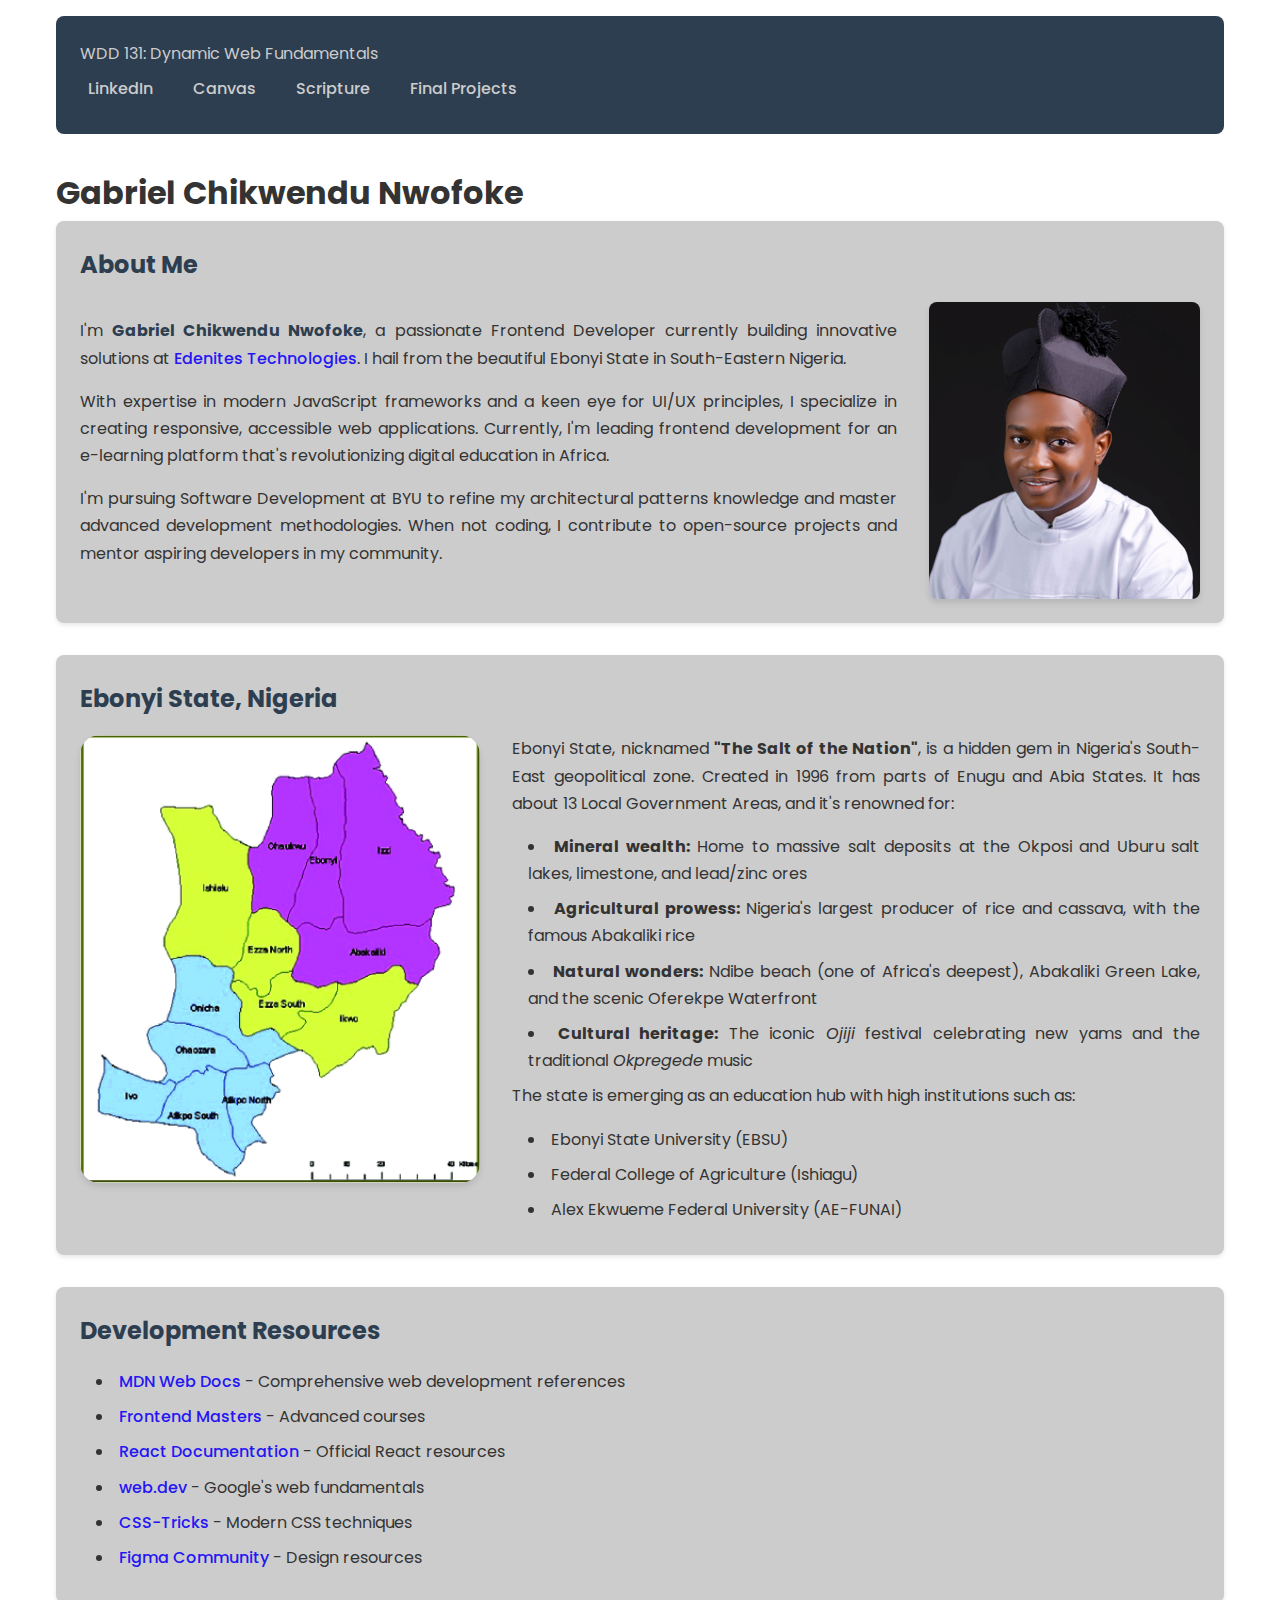
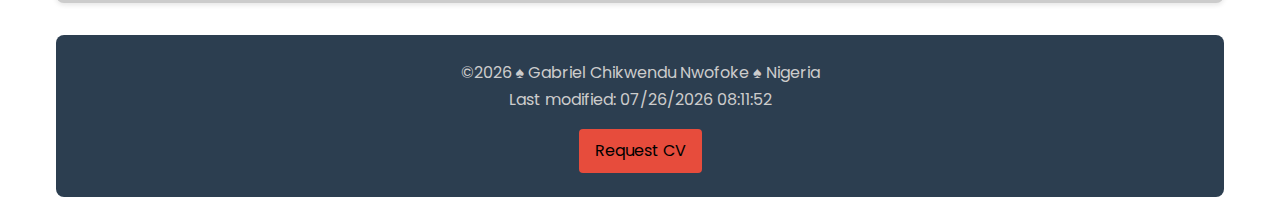
<file: index.html>
<!DOCTYPE html>
<html lang="en">
<head>
    <meta charset="UTF-8">
    <meta name="viewport" content="width=device-width, initial-scale=1.0">
    <meta name="description" content="WDD 131 course project by Gabriel Chikwendu Nwofoke. Professional Frontend Developer portfolio showcasing skills from BYU Pathway's Dynamic Web Fundamentals course.">
    <meta name="author" content="Gabriel Chikwendu Nwofoke">
    <meta name="keywords" content="Frontend Developer, React, JavaScript, HTML, CSS, Nigeria, Ebonyi State, Web Development">
    <title>WDD 131 - Dynamic Web Fundamentals - Gabriel Chikwendu Nwofoke</title>
    <link rel="stylesheet" href="styles/base.css">
    <link rel="preconnect" href="https://fonts.googleapis.com">
    <link rel="preconnect" href="https://fonts.gstatic.com" crossorigin>
    <link href="https://fonts.googleapis.com/css2?family=Poppins:wght@400;500;600&display=swap" rel="stylesheet">
</head>
<body>
    <header>
        <span id="course-title">WDD 131: Dynamic Web Fundamentals</span>
        <nav>
            <a href="https://www.linkedin.com/in/yourprofile" target="_blank" rel="noopener noreferrer">LinkedIn</a>
            <a href="https://byupw.instructure.com/" target="_blank" rel="noopener noreferrer">Canvas</a>
            <a href="https://www.churchofjesuschrist.org/study/scriptures/bofm/1-ne/3?lang=eng&id=p7#p7" target="_blank" rel="noopener noreferrer">Scripture</a>
            <a href="projects.html">Final Projects</a>
        </nav>
    </header>

    <main>
        <h1>Gabriel Chikwendu Nwofoke</h1>
        <section class="card">
            <h2>About Me</h2>
            <div class="about-content">
                <div class="bio">
                    <p>I'm <strong>Gabriel Chikwendu Nwofoke</strong>, a passionate Frontend Developer currently building innovative solutions at <a href="https://edenitestechnologies.com/" target="_blank">Edenites Technologies</a>. I hail from the beautiful Ebonyi State in South-Eastern Nigeria.</p>
                    
                    <p>With expertise in modern JavaScript frameworks and a keen eye for UI/UX principles, I specialize in creating responsive, accessible web applications. Currently, I'm leading frontend development for an e-learning platform that's revolutionizing digital education in Africa.</p>
                    
                    <p>I'm pursuing Software Development at BYU to refine my architectural patterns knowledge and master advanced development methodologies. When not coding, I contribute to open-source projects and mentor aspiring developers in my community.</p>
                </div>
                <img src="images/profile.png" alt="Gabriel Nwofoke - Professional Portrait" width="400" height="400" loading="lazy">
            </div>
        </section>

        <section class="card">
            <h2>Ebonyi State, Nigeria</h2>
            <div class="ebonyi-content">
                <img src="images/ebonyi.png" alt="Ebonyi State Landscape" width="400" height="400" loading="lazy">

                <div class="description">
                    <p>Ebonyi State, nicknamed <strong>"The Salt of the Nation"</strong>, is a hidden gem in Nigeria's South-East geopolitical zone. Created in 1996 from parts of Enugu and Abia States. It has about 13 Local Government Areas, and it's renowned for:</p>
                    
                    <ul>
                        <li><strong>Mineral wealth:</strong> Home to massive salt deposits at the Okposi and Uburu salt lakes, limestone, and lead/zinc ores</li>
                        <li><strong>Agricultural prowess:</strong> Nigeria's largest producer of rice and cassava, with the famous Abakaliki rice</li>
                        <li><strong>Natural wonders:</strong> Ndibe beach (one of Africa's deepest), Abakaliki Green Lake, and the scenic Oferekpe Waterfront</li>
                        <li><strong>Cultural heritage:</strong> The iconic <em>Ojiji</em> festival celebrating new yams and the traditional <em>Okpregede</em> music</li>
                    </ul>

                    <p>The state is emerging as an education hub with high institutions such as:</p>
                    <ul>
                        <li>Ebonyi State University (EBSU)</li>
                        <li>Federal College of Agriculture (Ishiagu)</li>
                        <li>Alex Ekwueme Federal University (AE-FUNAI)</li>
                    </ul>
                </div>
            </div>
        </section>

        <section class="resources">
            <h2>Development Resources</h2>
            <ul>
                <li><a href="https://developer.mozilla.org" target="_blank">MDN Web Docs</a> - Comprehensive web development references</li>
                <li><a href="https://frontendmasters.com" target="_blank">Frontend Masters</a> - Advanced courses</li>
                <li><a href="https://reactjs.org" target="_blank">React Documentation</a> - Official React resources</li>
                <li><a href="https://web.dev" target="_blank">web.dev</a> - Google's web fundamentals</li>
                <li><a href="https://css-tricks.com" target="_blank">CSS-Tricks</a> - Modern CSS techniques</li>
                <li><a href="https://figma.com" target="_blank">Figma Community</a> - Design resources</li>
            </ul>
        </section>
    </main>

    <footer>
        <p>&copy;<span id="currentYear"></span> ♠ Gabriel Chikwendu Nwofoke ♠ Nigeria</p>
        <p id="lastModified">Last modified: </p>
        <a href="mailto:gabbytech101@gmail.com?subject=CV%20Request%20for%20Gabriel%20Nwofoke" class="contact-btn">Request CV</a>
    </footer>
    <script src="scripts/getdates.js" defer></script>
</body>
</html>
</file>
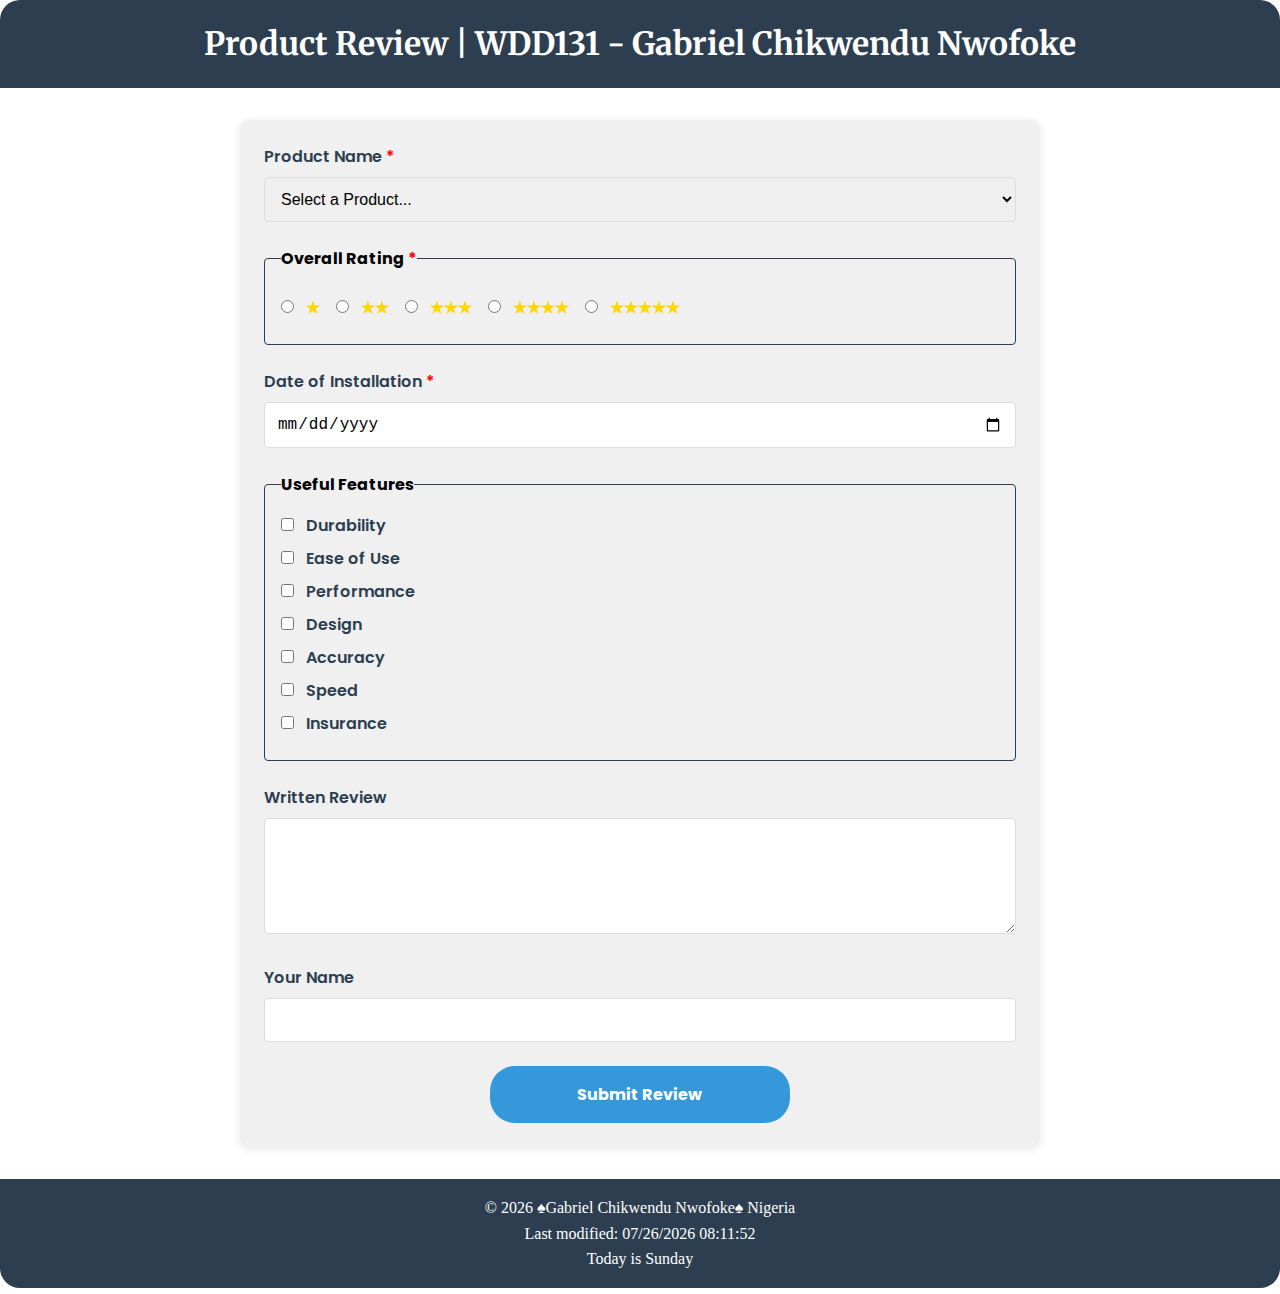
<file: form.html>
<!DOCTYPE html>
<html lang="en">
<head>
    <meta charset="UTF-8">
    <meta name="viewport" content="width=device-width, initial-scale=1.0">
    <meta name="description" content="Product review form for WDD 131 assignment by Gabriel Chikwendu Nwofoke">
    <meta name="author" content="Gabriel Chikwendu Nwofoke">
    <meta name="keywords" content="product review, feedback form, web development, BYU Pathway">
    <title>Product Review Form | WDD 131 - Gabriel Chikwendu Nwofoke</title>
    <link rel="stylesheet" href="styles/form.css">
    <link rel="shortcut icon" href="./images/favicon.png" type="image/x-icon">
    <link rel="preconnect" href="https://fonts.googleapis.com">
    <link rel="preconnect" href="https://fonts.gstatic.com" crossorigin>
    <link href="https://fonts.googleapis.com/css2?family=Poppins:wght@400;500;600&family=Merriweather:wght@400;700&display=swap" rel="stylesheet">
</head>
<body>
    <header>
        <h1>Product Review | WDD131 - Gabriel Chikwendu Nwofoke</h1>
    </header>

    <main>
        <form id="reviewForm" method="get" action="review.html">
            <!-- Product Selection -->
            <div class="form-group">
                <label for="productName" class="required">Product Name</label>
                <select id="productName" name="product" required>
                    <option value="" disabled selected hidden>Select a Product...</option>
                    <!-- Dynamically populated -->
                </select>
            </div>

            <!-- Rating -->
            <div class="form-group">
                <fieldset>
                    <legend class="required">Overall Rating</legend>
                    <div class="rating-options">
                        <label><input type="radio" name="rating" value="1" required> ★</label>
                        <label><input type="radio" name="rating" value="2"> ★★</label>
                        <label><input type="radio" name="rating" value="3"> ★★★</label>
                        <label><input type="radio" name="rating" value="4"> ★★★★</label>
                        <label><input type="radio" name="rating" value="5"> ★★★★★</label>
                    </div>
                </fieldset>
            </div>

            <!-- Date -->
            <div class="form-group">
                <label for="installDate" class="required">Date of Installation</label>
                <input type="date" id="installDate" name="installDate" required>
            </div>

            <!-- Features -->
            <div class="form-group">
                <fieldset>
                    <legend>Useful Features</legend>
                    <label><input type="checkbox" name="features" value="durability"> Durability</label>
                    <label><input type="checkbox" name="features" value="easeOfUse"> Ease of Use</label>
                    <label><input type="checkbox" name="features" value="performance"> Performance</label>
                    <label><input type="checkbox" name="features" value="design"> Design</label>
                    <label><input type="checkbox" name="features" value="accuracy"> Accuracy</label>
                    <label><input type="checkbox" name="features" value="speed"> Speed</label>
                    <label><input type="checkbox" name="features" value="insurance"> Insurance</label>
                </fieldset>
            </div>

            <!-- Review -->
            <div class="form-group">
                <label for="reviewText">Written Review</label>
                <textarea id="reviewText" name="review" rows="5"></textarea>
            </div>

            <!-- Name -->
            <div class="form-group">
                <label for="userName">Your Name</label>
                <input type="text" id="userName" name="user">
            </div>

            <div class="submitBtn"><button type="submit">Submit Review</button></div>
        </form>
    </main>

    <footer>
        <p>&copy; <span id="currentyear"></span> ♠Gabriel Chikwendu Nwofoke♠  Nigeria </p>
        <p id="lastmodified">Last modified: </p>
        <p id="day"></p>
    </footer>

    <!-- JavaScript File linked externally -->
    <script src="scripts/form.js" defer></script>
</body>
</html>
</file>
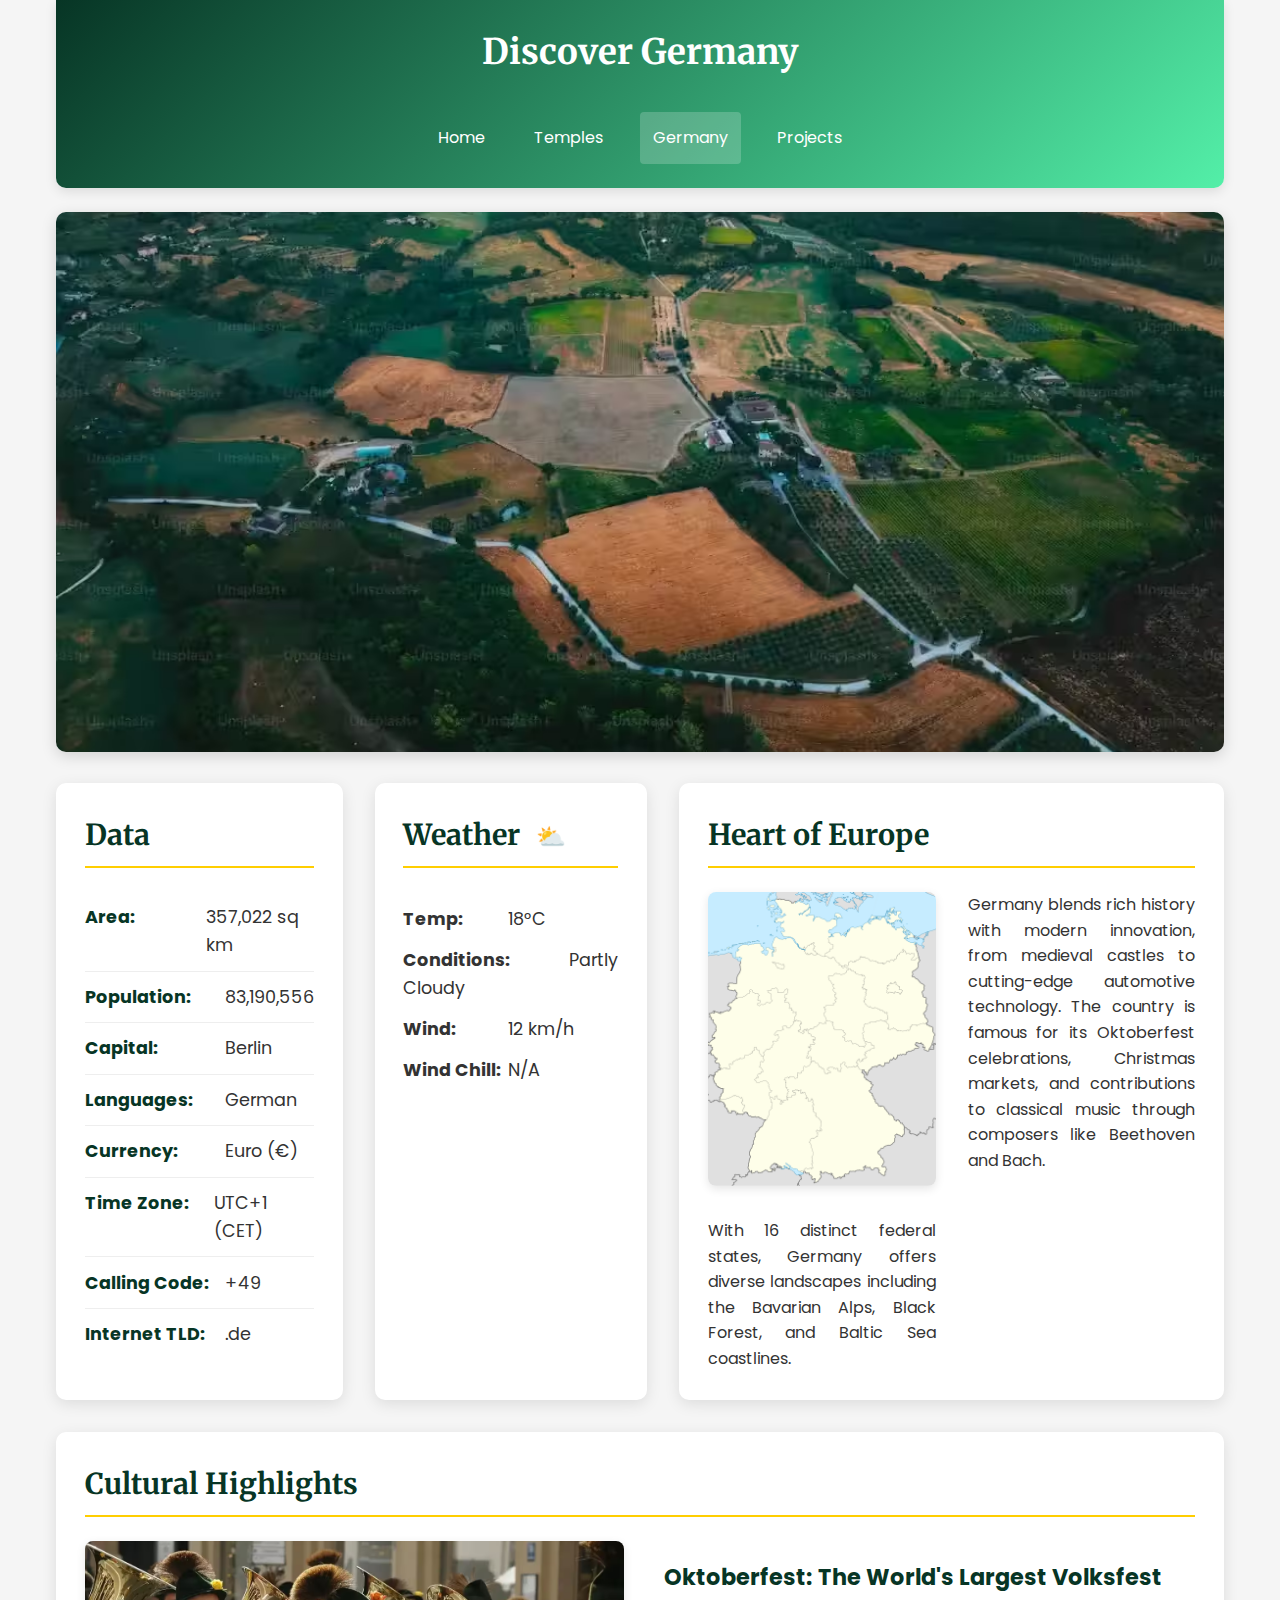
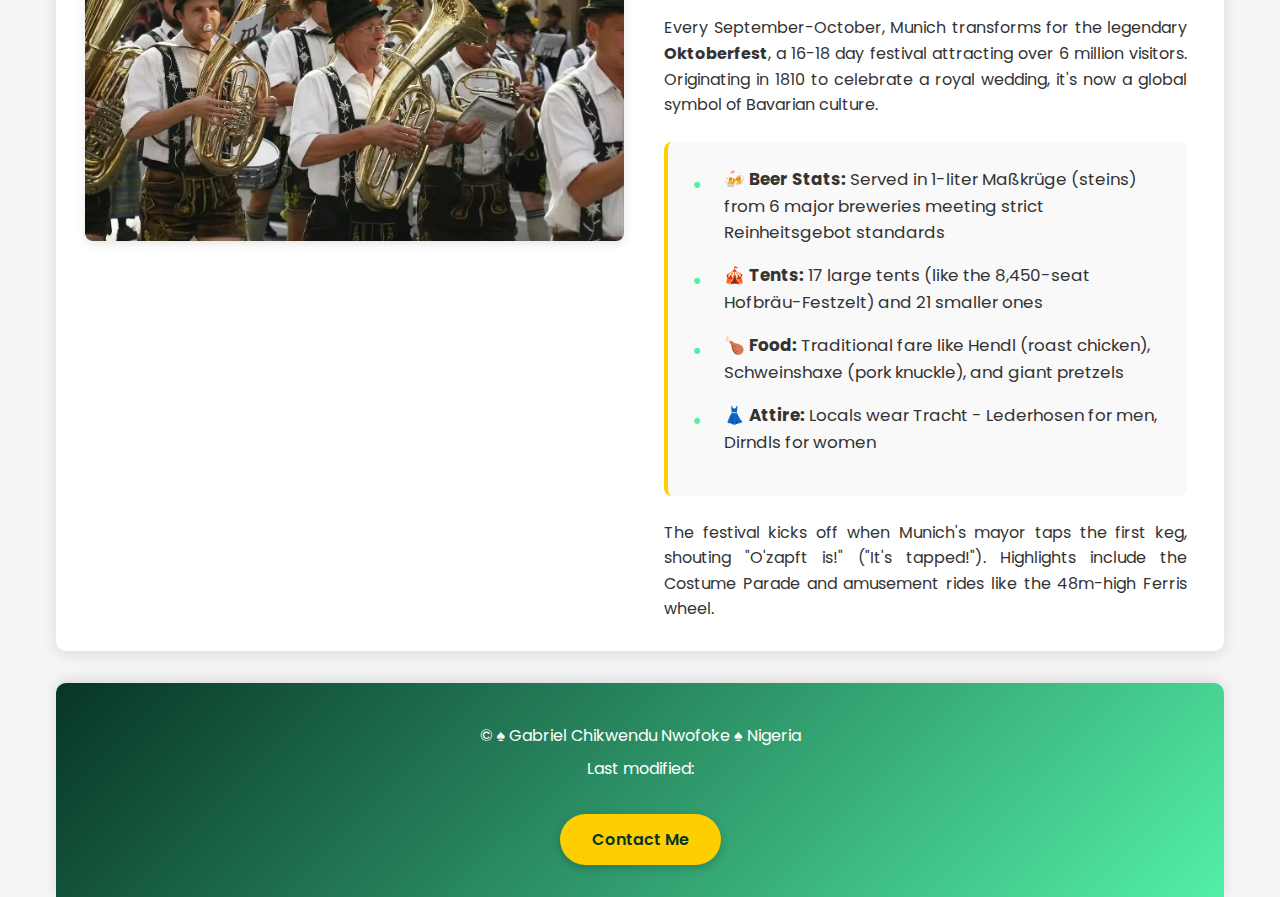
<file: place.html>
<!DOCTYPE html>
<html lang="en">
<head>
    <meta charset="UTF-8">
    <meta name="viewport" content="width=device-width, initial-scale=1.0">
    <meta name="description" content="Germany travel guide by Gabriel Chikwendu Nwofoke">
    <meta name="author" content="Gabriel Chikwendu Nwofoke">
    <meta name="keywords" content="Germany, Travel, Europe, BYU Pathway">
    <title>Discover Germany | Gabriel Chikwendu Nwofoke</title>
    <link rel="stylesheet" href="styles/place.css">
    <link rel="stylesheet" href="styles/place-large.css">
    <link rel="shortcut icon" href="./images/favicon.png" type="image/x-icon">
    <link rel="preconnect" href="https://fonts.googleapis.com">
    <link rel="preconnect" href="https://fonts.gstatic.com" crossorigin>
    <link href="https://fonts.googleapis.com/css2?family=Poppins:wght@400;500;600&family=Merriweather:wght@400;700&display=swap" rel="stylesheet">
</head>
<body>
    <header>
        <h1>Discover Germany</h1>
        <!-- <button id="menu-toggle" aria-label="Toggle navigation">☰</button> -->
        <nav id="main-nav">
            <ul>
                <li><a href="index.html">Home</a></li>
                <li><a href="temples.html">Temples</a></li>
                <li><a href="#" class="active">Germany</a></li>
                <li><a href="projects.html">Projects</a></li>
            </ul>
        </nav>
    </header>
    
    <main>
        <!-- Hero section -->
        <section class="hero">
            <picture>
                <source media="(max-width: 600px)" srcset="images/germany-default-hero-600.avif">
                <source media="(min-width: 1200px)" srcset="images/germany-default-hero-1200.avif">
                <img src="images/germany-default-hero.avif" alt="Neuschwanstein Castle in Germany" loading="lazy">
            </picture>
        </section>

        <!-- Main content grid -->
        <div class="main-grid">
            <!-- Data Card -->
            <section class="card data">
                <h2>Data</h2>
                <ul class="data-list">
                    <li><strong>Area:</strong> 357,022 sq km</li>
                    <li><strong>Population:</strong> 83,190,556</li>
                    <li><strong>Capital:</strong> Berlin</li>
                    <li><strong>Languages:</strong> German</li>
                    <li><strong>Currency:</strong> Euro (€)</li>
                    <li><strong>Time Zone:</strong> UTC+1 (CET)</li>
                    <li><strong>Calling Code:</strong> +49</li>
                    <li><strong>Internet TLD:</strong> .de</li>
                </ul>
            </section>

            <!-- Weather Card -->
            <section class="card weather">
                <h2>Weather</h2>
                <div class="weather-content">
                    <img class="mobile-icon" src="images/weather-icon.svg" alt="Weather icon">
                    <div>
                        <p><strong>Temp: </strong> <span id="temp"> 18</span>°C</p>
                        <p><strong>Conditions:</strong> Partly Cloudy</p>
                        <p><strong>Wind:</strong> <span id="wind">12</span> km/h</p>
                        <p><strong>Wind Chill:</strong> <span id="windchill">N/A</span></p>
                    </div>
                </div>
            </section>

            <!-- Country Information Card -->
            <section class="card">
                <h2>Heart of Europe</h2>
                <div class="content">
                    <img src="images/germany-map.svg.png" alt="Germany map" loading="lazy">
                    <p>Germany blends rich history with modern innovation, from medieval castles to cutting-edge automotive technology. The country is famous for its Oktoberfest celebrations, Christmas markets, and contributions to classical music through composers like Beethoven and Bach.</p>
                    <p>With 16 distinct federal states, Germany offers diverse landscapes including the Bavarian Alps, Black Forest, and Baltic Sea coastlines.</p>
                </div>
            </section>

            <!-- Culture Card -->
            <section class="card">
                <h2>Cultural Highlights</h2>
                <div class="content">
                    <img src="images/oktoberfest-culture.avif" alt="Oktoberfest celebration in Munich" loading="lazy">
                    <div class="oktoberfest-details">
                        <h3>Oktoberfest: The World's Largest Volksfest</h3>
                        <p>Every September-October, Munich transforms for the legendary <strong>Oktoberfest</strong>, a 16-18 day festival attracting over 6 million visitors. Originating in 1810 to celebrate a royal wedding, it's now a global symbol of Bavarian culture.</p>
                        
                        <ul class="festival-facts">
                            <li>🍻 <strong>Beer Stats:</strong> Served in 1-liter Maßkrüge (steins) from 6 major breweries meeting strict Reinheitsgebot standards</li>
                            <li>🎪 <strong>Tents:</strong> 17 large tents (like the 8,450-seat Hofbräu-Festzelt) and 21 smaller ones</li>
                            <li>🍗 <strong>Food:</strong> Traditional fare like Hendl (roast chicken), Schweinshaxe (pork knuckle), and giant pretzels</li>
                            <li>👗 <strong>Attire:</strong> Locals wear Tracht - Lederhosen for men, Dirndls for women</li>
                        </ul>
                        
                        <p>The festival kicks off when Munich's mayor taps the first keg, shouting "O'zapft is!" ("It's tapped!"). Highlights include the Costume Parade and amusement rides like the 48m-high Ferris wheel.</p>
                    </div>
                </div>
            </section>
        </div>
    </main>
    
    <footer>
        <p>&copy;<span id="currentyear"></span> ♠ Gabriel Chikwendu Nwofoke ♠ Nigeria</p>
        <p id="lastmodified">Last modified: </p>
        <a href="mailto:gabbytech101@gmail.com?subject=Germany%20Travel%20Inquiry" class="contact-btn">Contact Me</a>
    </footer>
    
    <script src="scripts/place.js" defer></script>
</body>
</html>
</file>
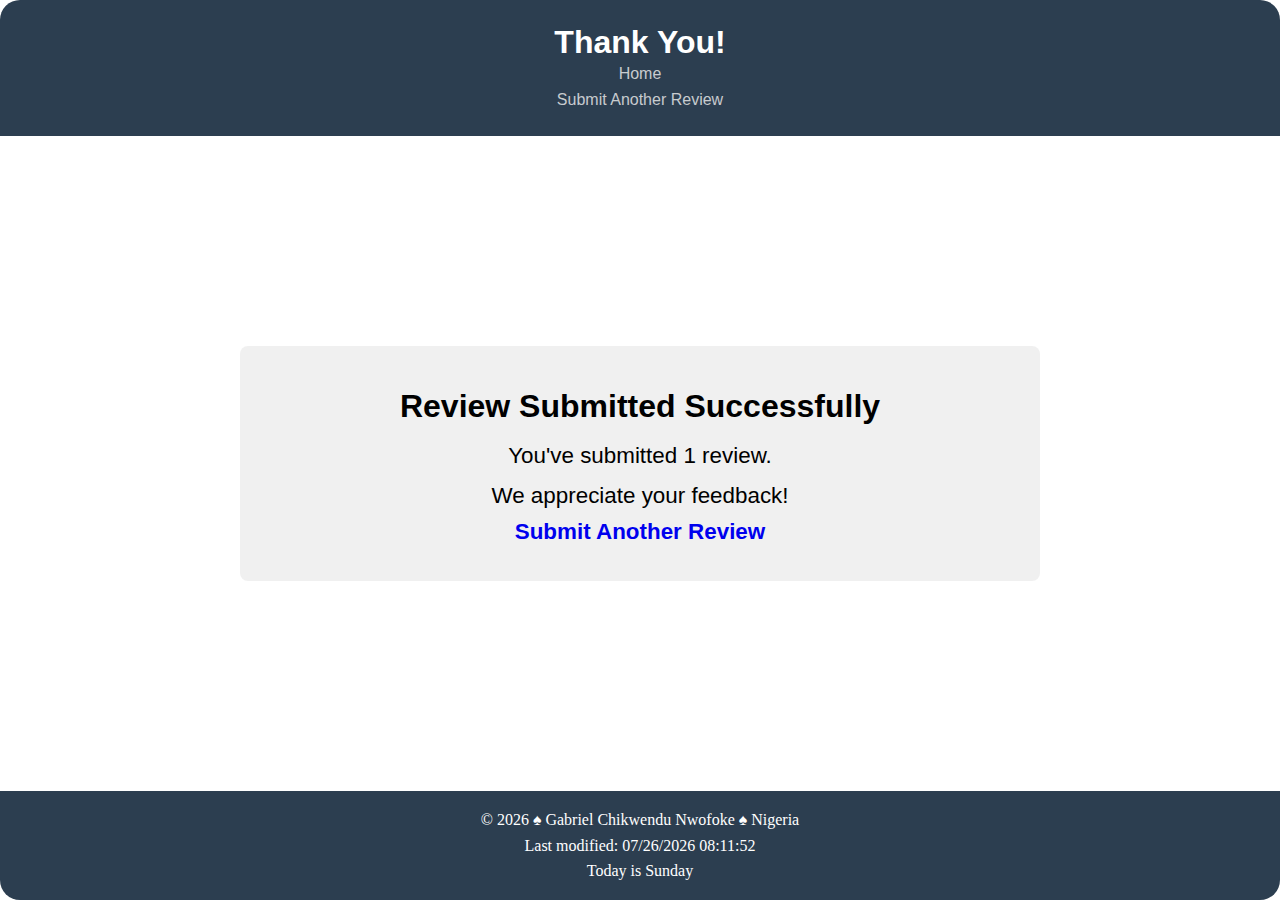
<file: review.html>
<!DOCTYPE html>
<html lang="en">
<head>
    <meta charset="UTF-8">
    <meta name="viewport" content="width=device-width, initial-scale=1.0">
    <title>Review Submitted | Gabriel Chikwendu Nwofoke</title>
    <link rel="stylesheet" href="styles/form.css">
    <link rel="shortcut icon" href="./images/favicon.png" type="image/x-icon">
</head>
<body class="reviewPage">
    <header>
        <h1>Thank You!</h1>
        <nav id="main-nav">
            <ul>
                <li><a href="index.html">Home</a></li>
                <li><a href="form.html">Submit Another Review</a></li>
            </ul>
        </nav>
    </header>

    <main class="confirmation">
        <div class="card">
            <h2>Review Submitted Successfully</h2>
            <p id="reviewCount">This is your first review submission.</p>
            <p>We appreciate your feedback!</p>
            <a href="form.html" class="btn-submit">Submit Another Review</a>
        </div>
    </main>

    <footer>
        <p>&copy; <span id="currentyear"></span> ♠ Gabriel Chikwendu Nwofoke ♠ Nigeria</p>
        <p id="lastmodified">Last modified: </p>
        <p id="day"></p>
    </footer>

    <script>
        // To Update review counter, and save it in the localStorage
        let count = localStorage.getItem('reviewCount') || 0;
        count++;
        localStorage.setItem('reviewCount', count);
        document.getElementById('reviewCount').textContent = 
            `You've submitted ${count} review${count !== 1 ? 's' : ''}.`;
            
        
        document.addEventListener('DOMContentLoaded', ()=>{
            // Update date/time in footer
            const days = ["Sunday", "Monday", "Tuesday", "Wednesday", "Thursday", "Friday", "Saturday"];
            const today = new Date();
            const dayName = days[today.getDay()];

            document.getElementById('currentyear').textContent = new Date().getFullYear();
            document.getElementById('day').textContent = `Today is ${dayName}`;
            document.getElementById('lastmodified').textContent += document.lastModified;

            
        });

    </script>
</body>
</html>
</file>
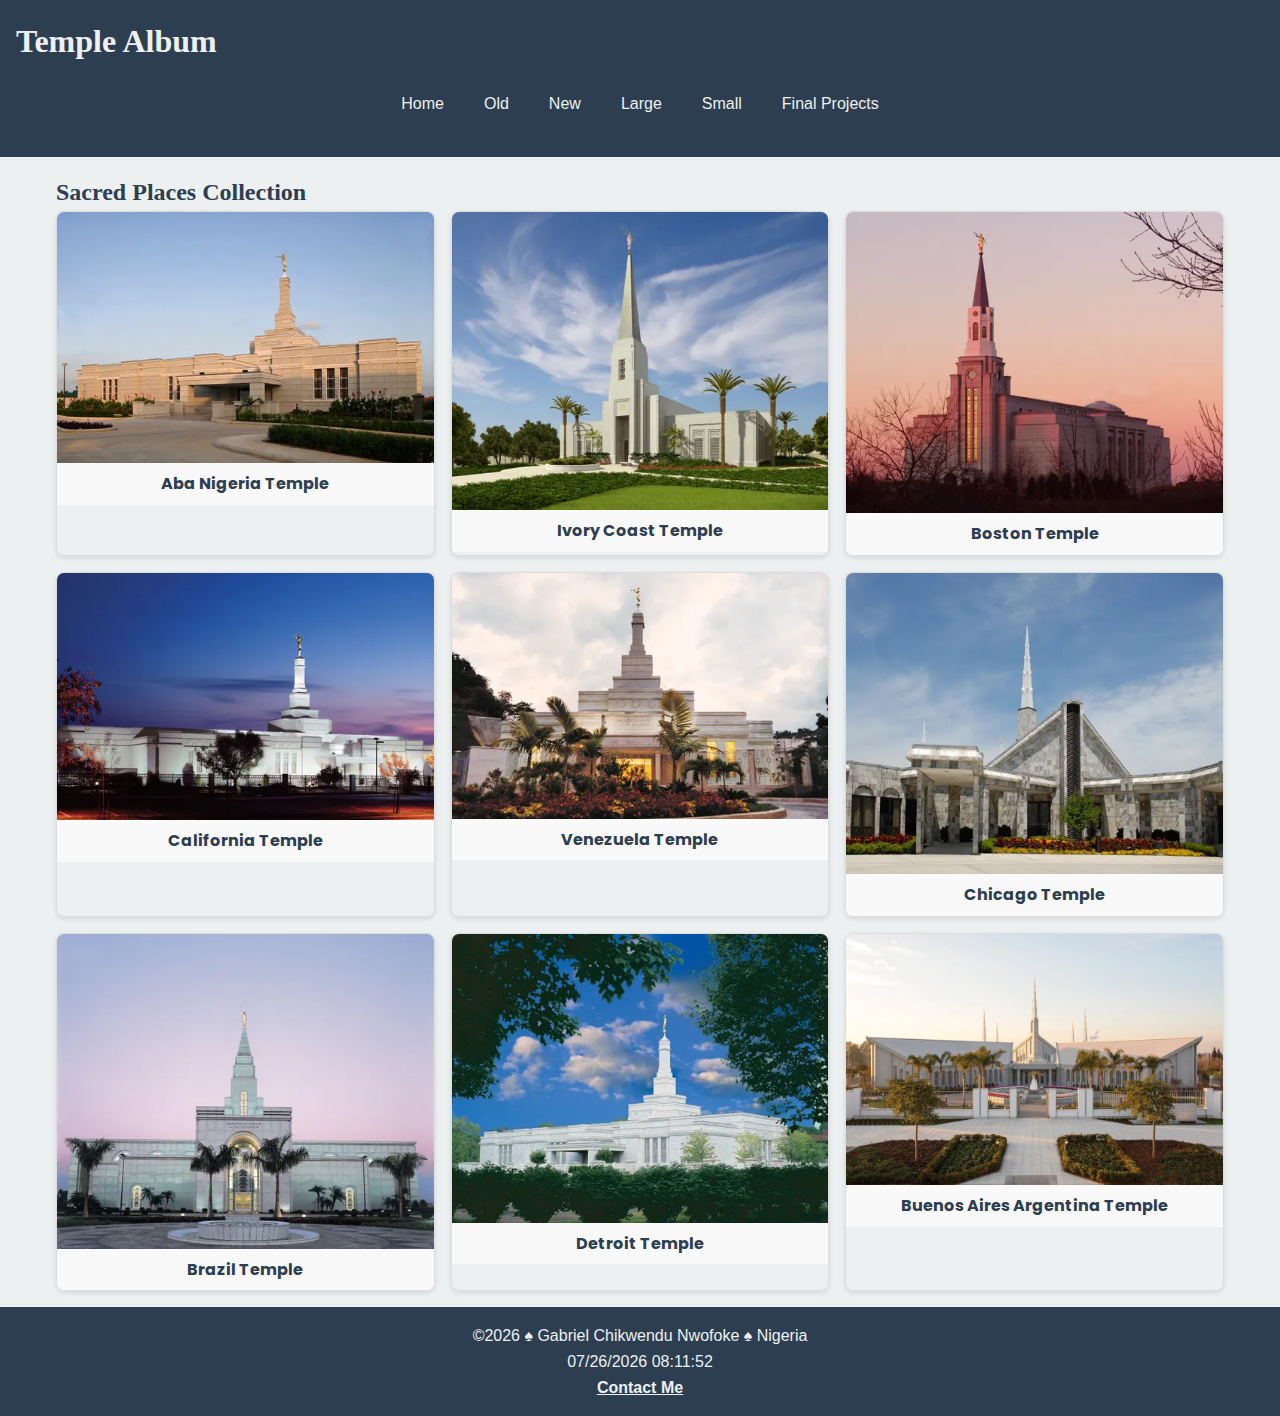
<file: temples.html>
<!DOCTYPE html>
<html lang="en">
<head>
    <meta charset="UTF-8">
    <meta name="viewport" content="width=device-width, initial-scale=1.0">
    <meta name="description" content="Temple picture album by Gabriel Chikwendu Nwofoke">
    <meta name="author" content="Gabriel Chikwendu Nwofoke">
    <meta name="keywords" content="Temples, LDS, Church, BYU Pathway, Web Development">
    <title>Temple Album | Gabriel Chikwendu Nwofoke</title>
    <link rel="stylesheet" href="styles/temples.css">
    <link rel="stylesheet" href="styles/temples-large.css" media="(min-width: 768px)">
    <link rel="shortcut icon" href="./images/favicon.png" type="image/x-icon">
    <link rel="preconnect" href="https://fonts.googleapis.com">
    <link rel="preconnect" href="https://fonts.gstatic.com" crossorigin>
    <link href="https://fonts.googleapis.com/css2?family=Poppins:wght@400;500;600&display=swap" rel="stylesheet">
</head>
<body>
    <header>
        <h1>Temple Album</h1>
        <button id="menu-toggle" aria-label="Toggle navigation">☰</button>
        <nav id="main-nav">
            <ul>
                <li><a href="index.html">Home</a></li>
                <li><a href="#">Old</a></li>
                <li><a href="#">New</a></li>
                <li><a href="#">Large</a></li>
                <li><a href="#">Small</a></li>
                <li><a href="projects.html">Final Projects</a></li>
            </ul>
        </nav>
    </header>
    
    <main>
        <h2>Sacred Places Collection</h2>
        <div class="temple-grid">
            <!-- 9 temple figures -->
            <figure>
                <img src="images/aba_nigeria_temple_lds.webp" alt="Aba Nigeria Temple" loading="lazy">
                <figcaption>Aba Nigeria Temple</figcaption>
            </figure>
            <figure>
                <img src="images/abidjan_ivory_coast_temple.webp" alt="Ivory Coast Temple" loading="lazy">
                <figcaption>Ivory Coast Temple</figcaption>
            </figure>
            <figure>
                <img src="images/boston_temple_lds.webp" alt="Boston Temple" loading="lazy">
                <figcaption>Boston Temple</figcaption>
            </figure>
            <figure>
                <img src="images/california_temple_lds.webp" alt="California Temple" loading="lazy">
                <figcaption>California Temple</figcaption>
            </figure>
            <figure>
                <img src="images/caracas_venezuela_temple.webp" alt="Venezuela Temple" loading="lazy">
                <figcaption>Venezuela Temple</figcaption>
            </figure>
            <figure>
                <img src="images/chicago_temple.webp" alt="Chicago Temple" loading="lazy">
                <figcaption>Chicago Temple</figcaption>
            </figure>
            <figure>
                <img src="images/campinas_brazil_temple_lds.webp" alt="Brazil Temple" loading="lazy">
                <figcaption>Brazil Temple</figcaption>
            </figure>
            <figure>
                <img src="images/detroit_temple_lds.webp" alt="Detroit Temple" loading="lazy">
                <figcaption>Detroit Temple</figcaption>
            </figure>
            <figure>
                <img src="images/buenos_aires_argentina_temple.webp" alt="Buenos Aires Argentina Temple" loading="lazy">
                <figcaption>Buenos Aires Argentina Temple</figcaption>
            </figure>
        </div>
    </main>
    
    <footer>
        <p>&copy;<span id="current-year"></span> ♠ Gabriel Chikwendu Nwofoke ♠ Nigeria</p>
        <p id="last-modified">Last modified: </p>
        <a href="mailto:gabbytech101@gmail.com?subject=Temple%20Album%20Inquiry" class="contact-btn">Contact Me</a>
    </footer>
    
    <script src="scripts/temples.js" defer></script>
</body>
</html>
</file>
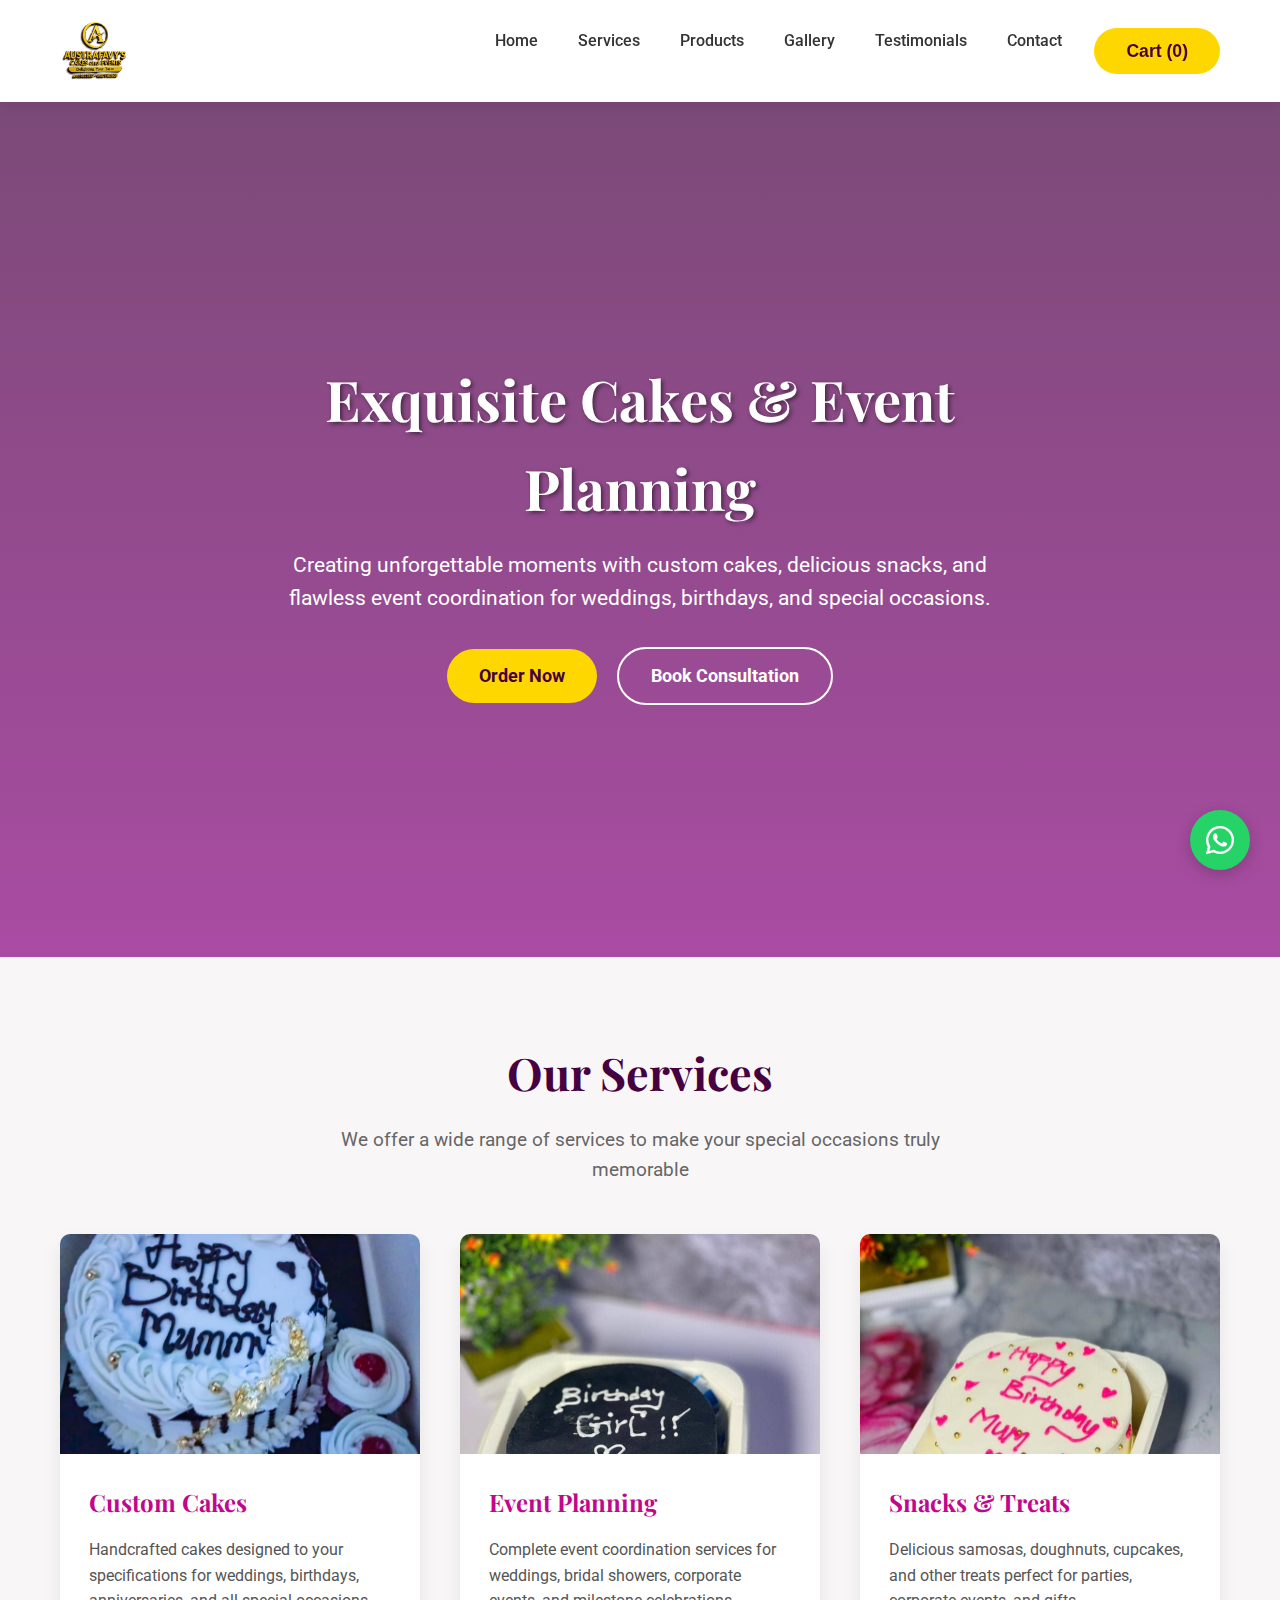
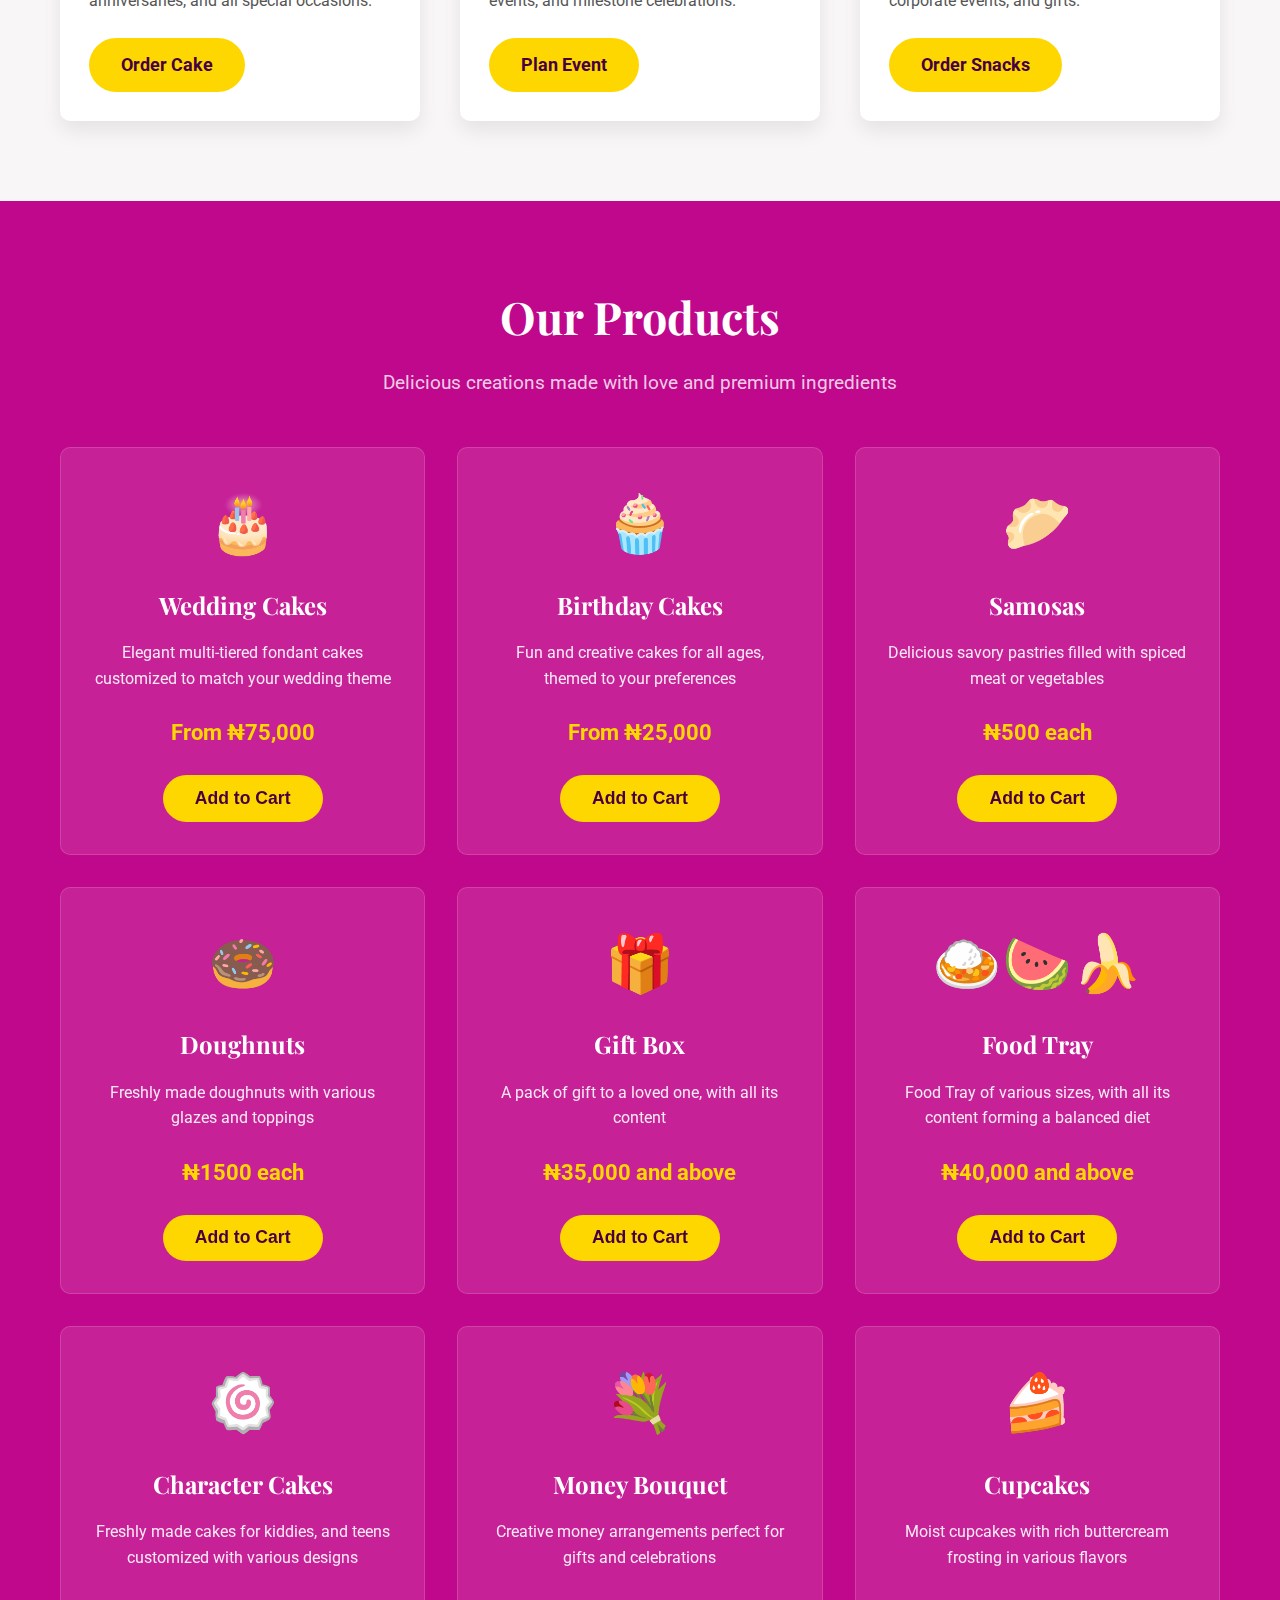
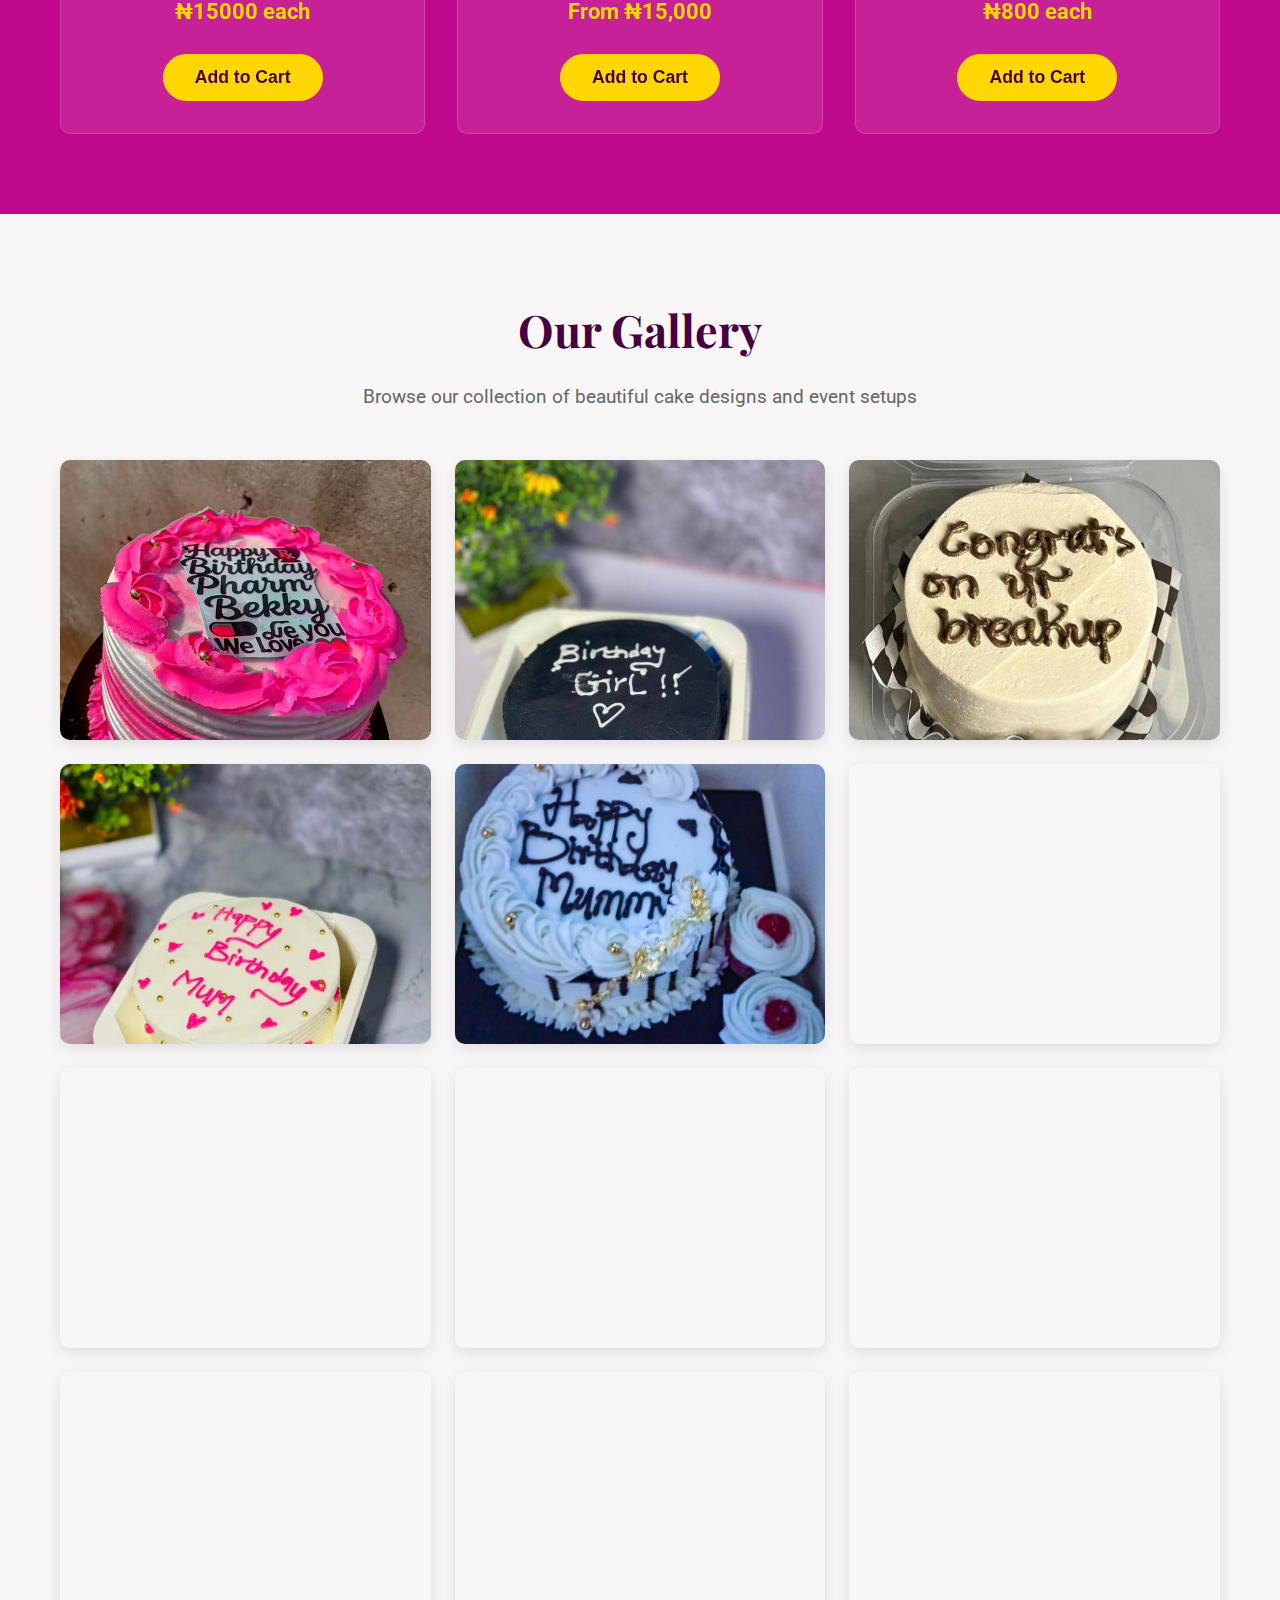
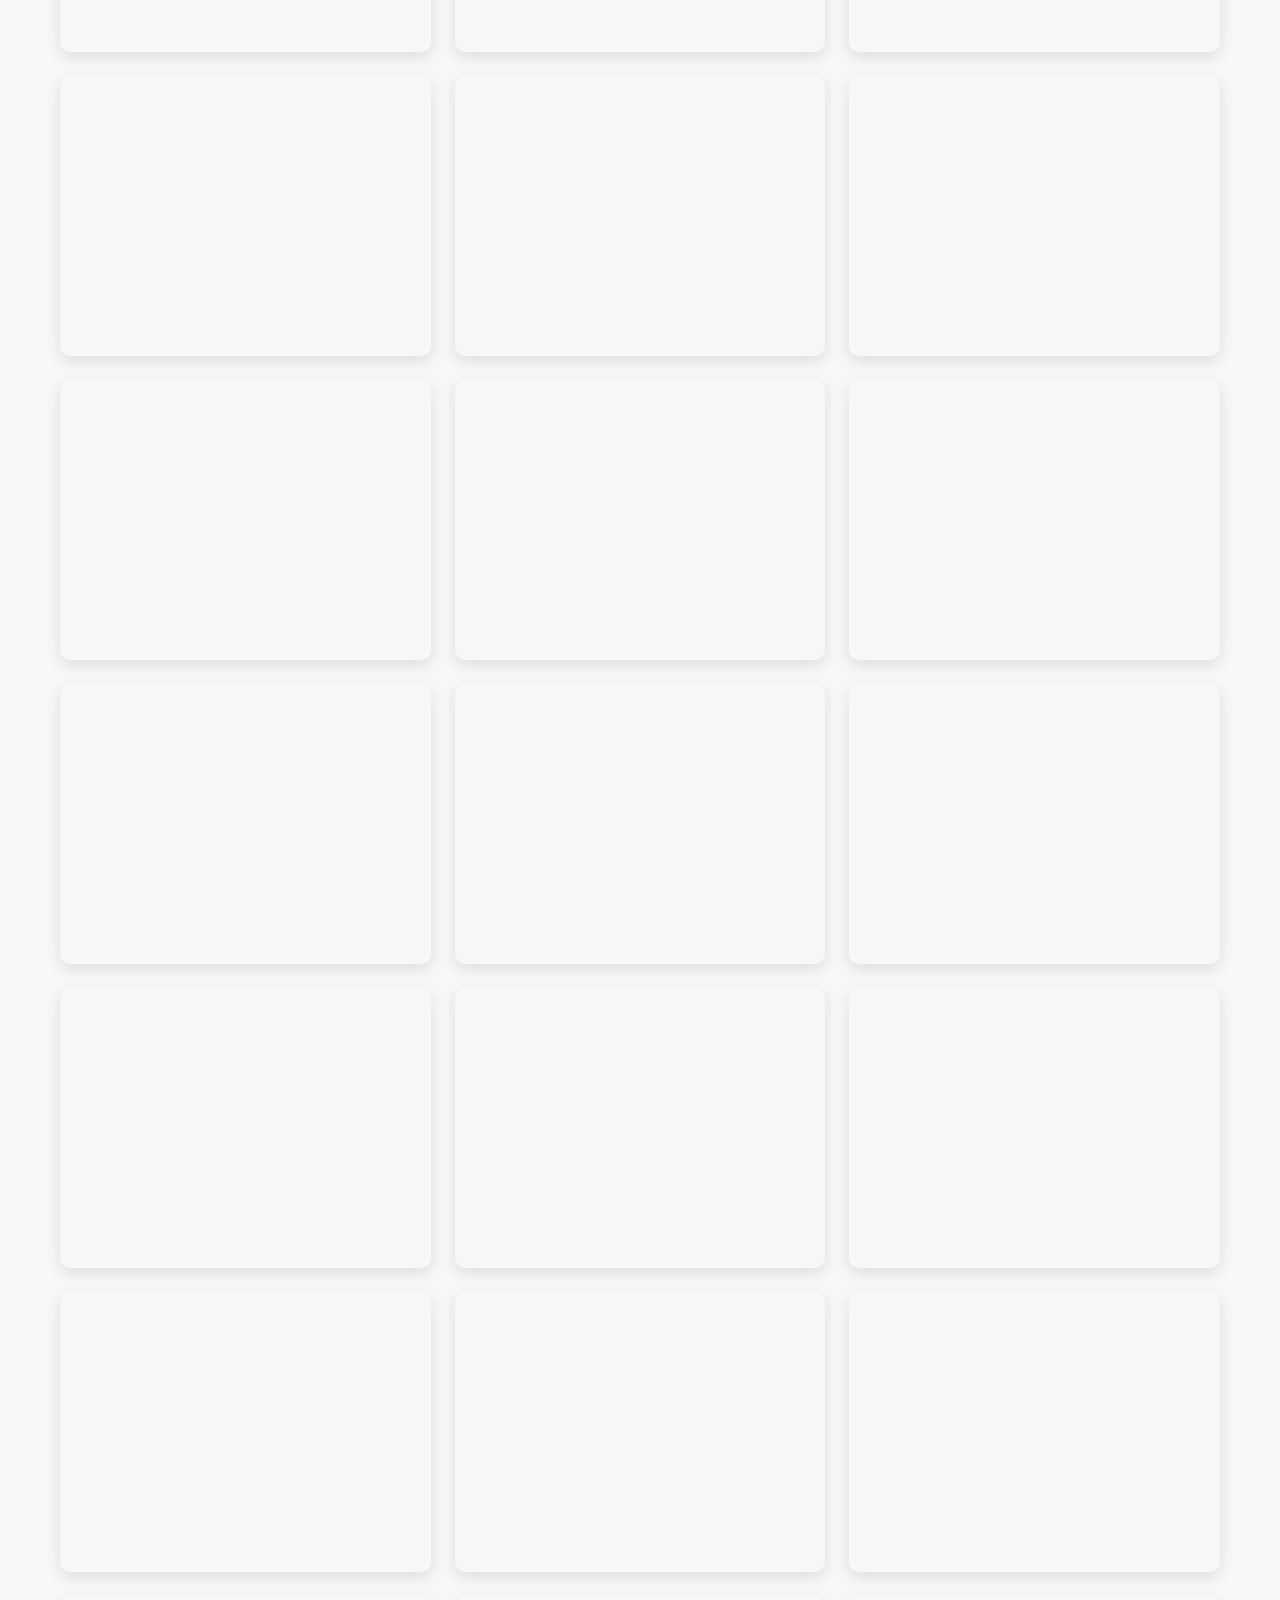
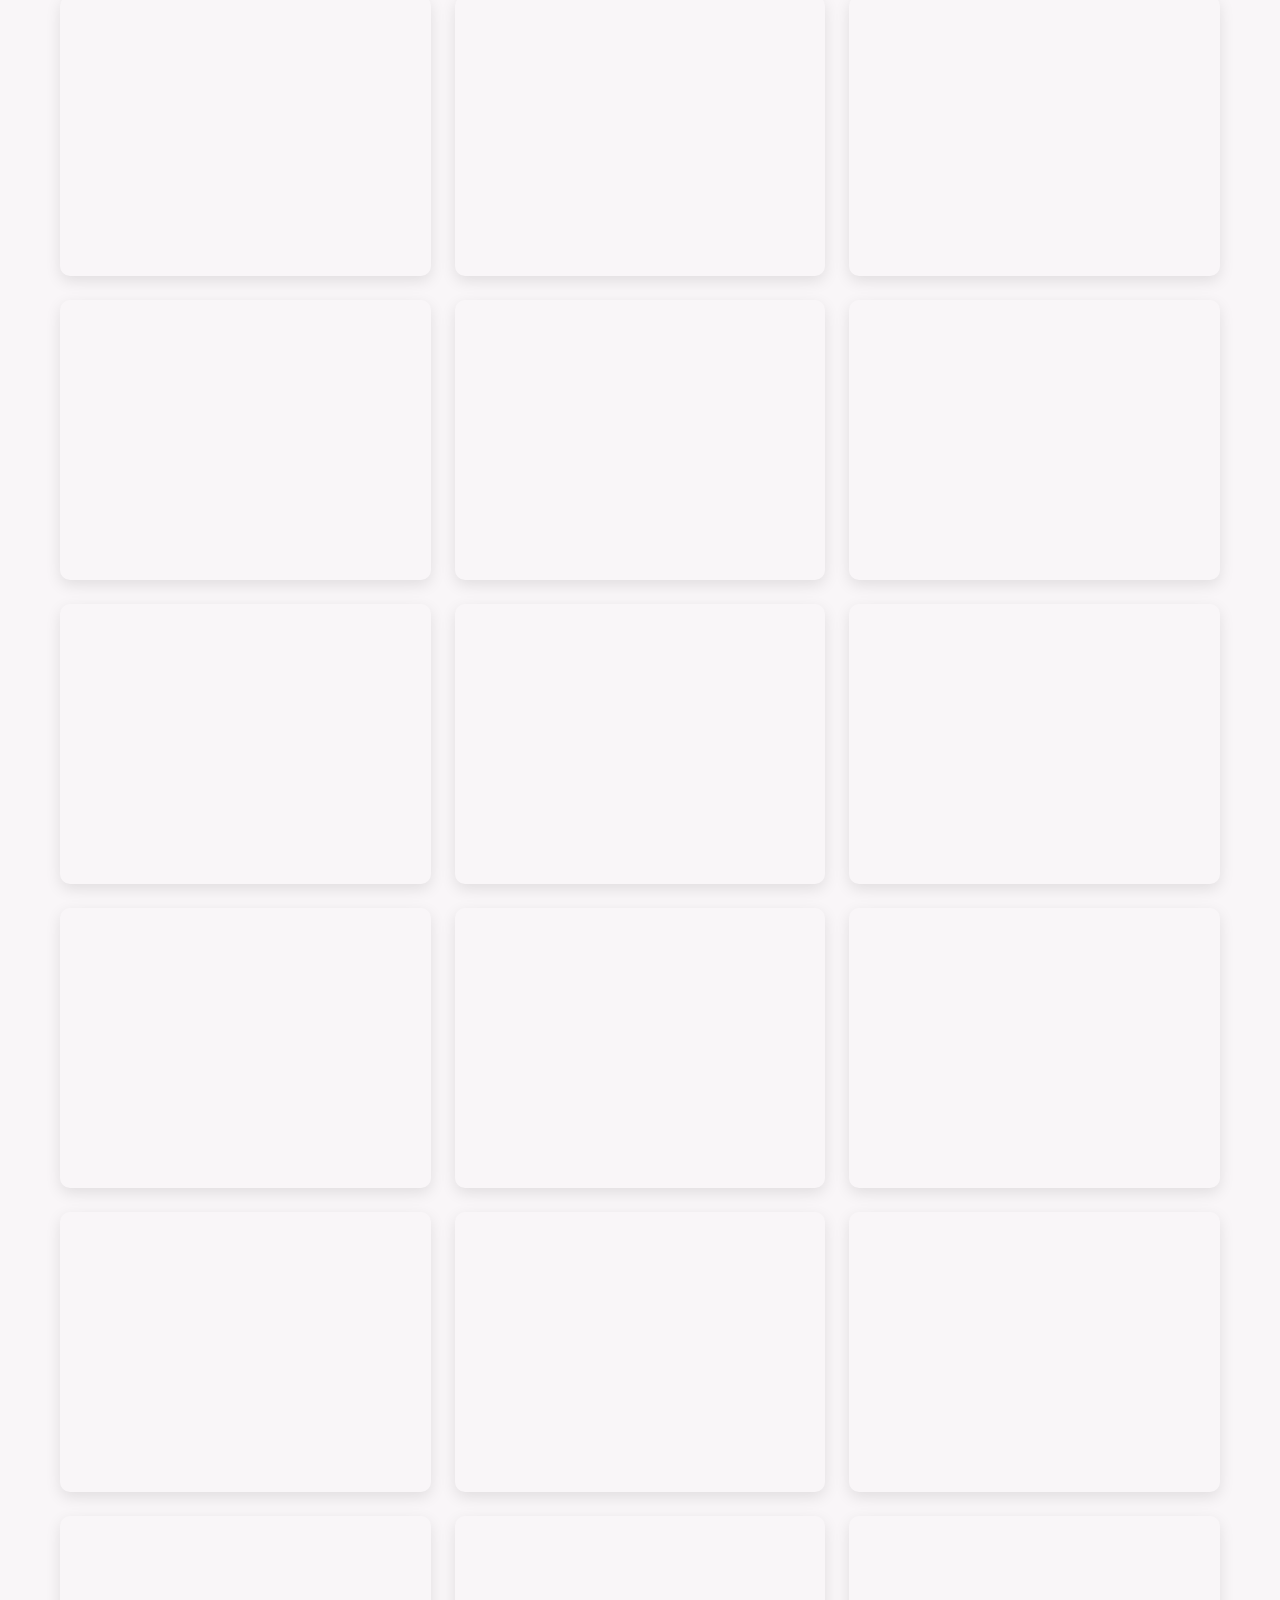
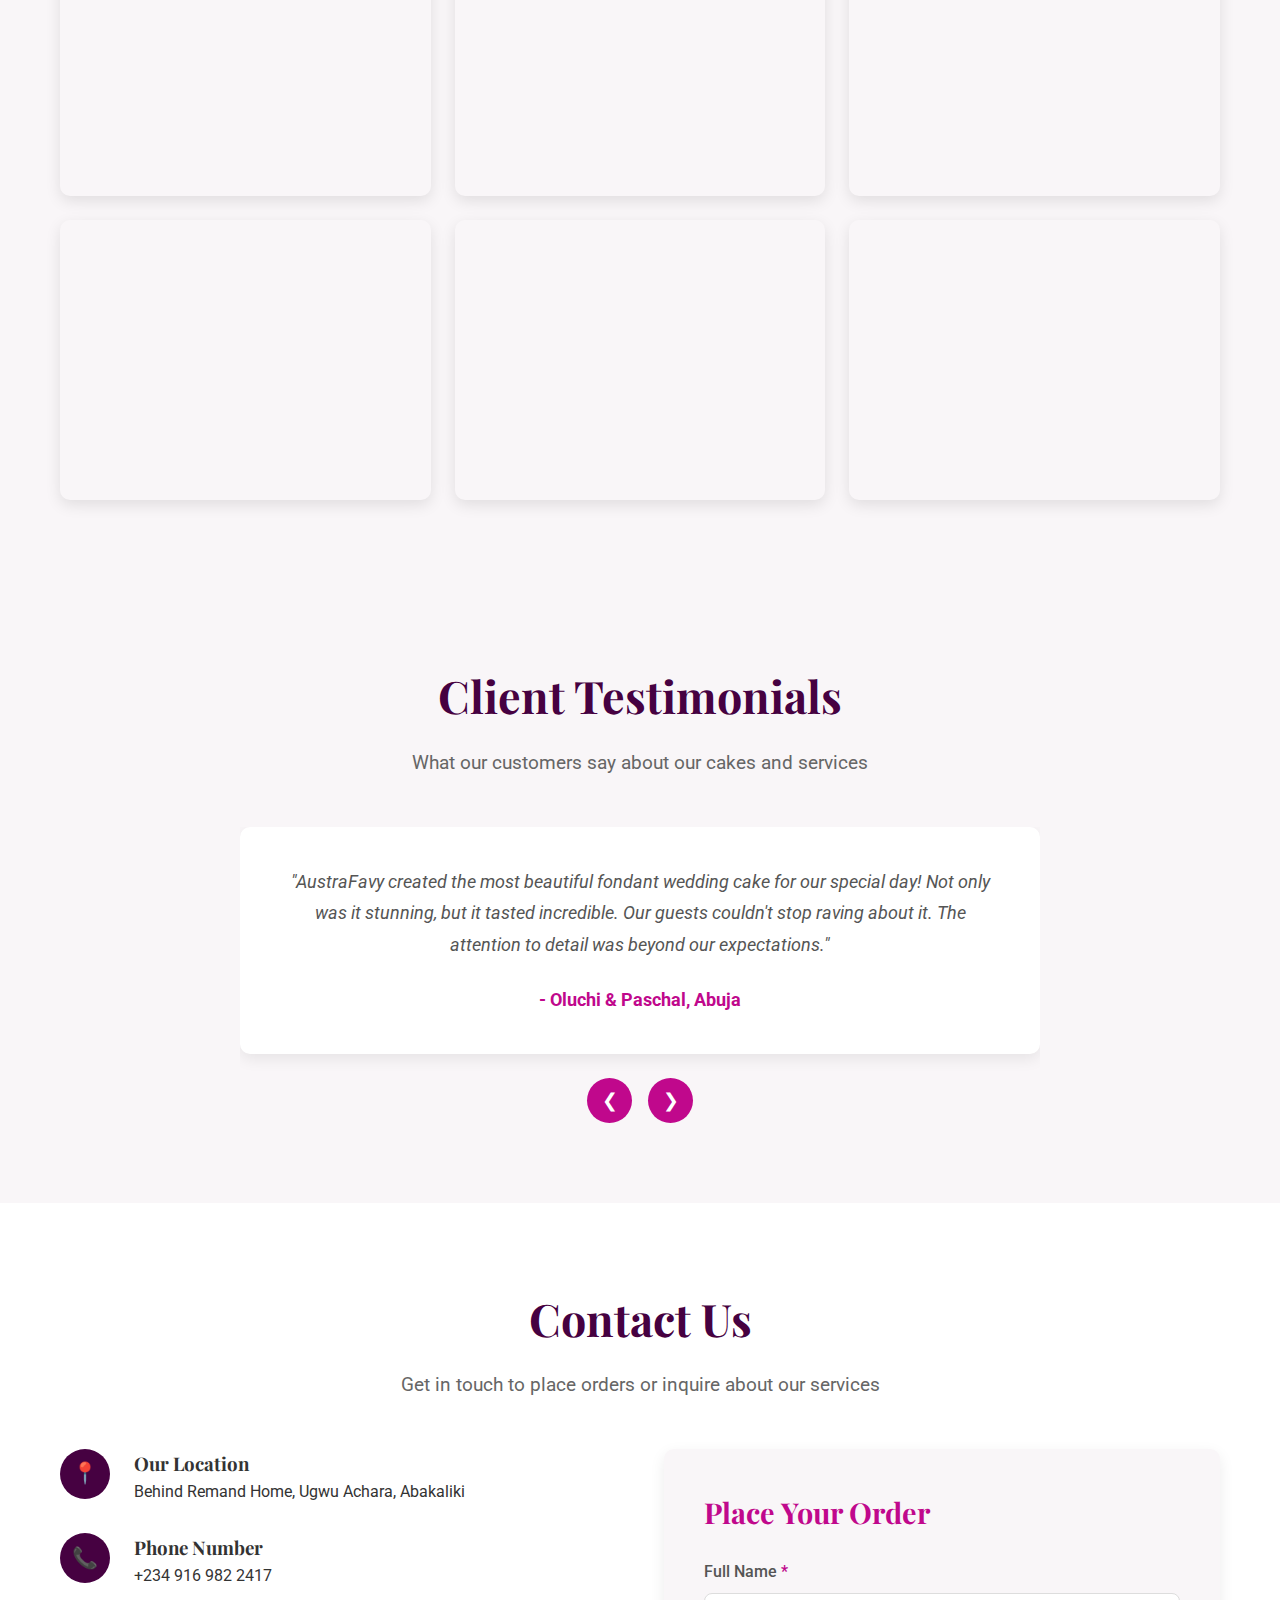
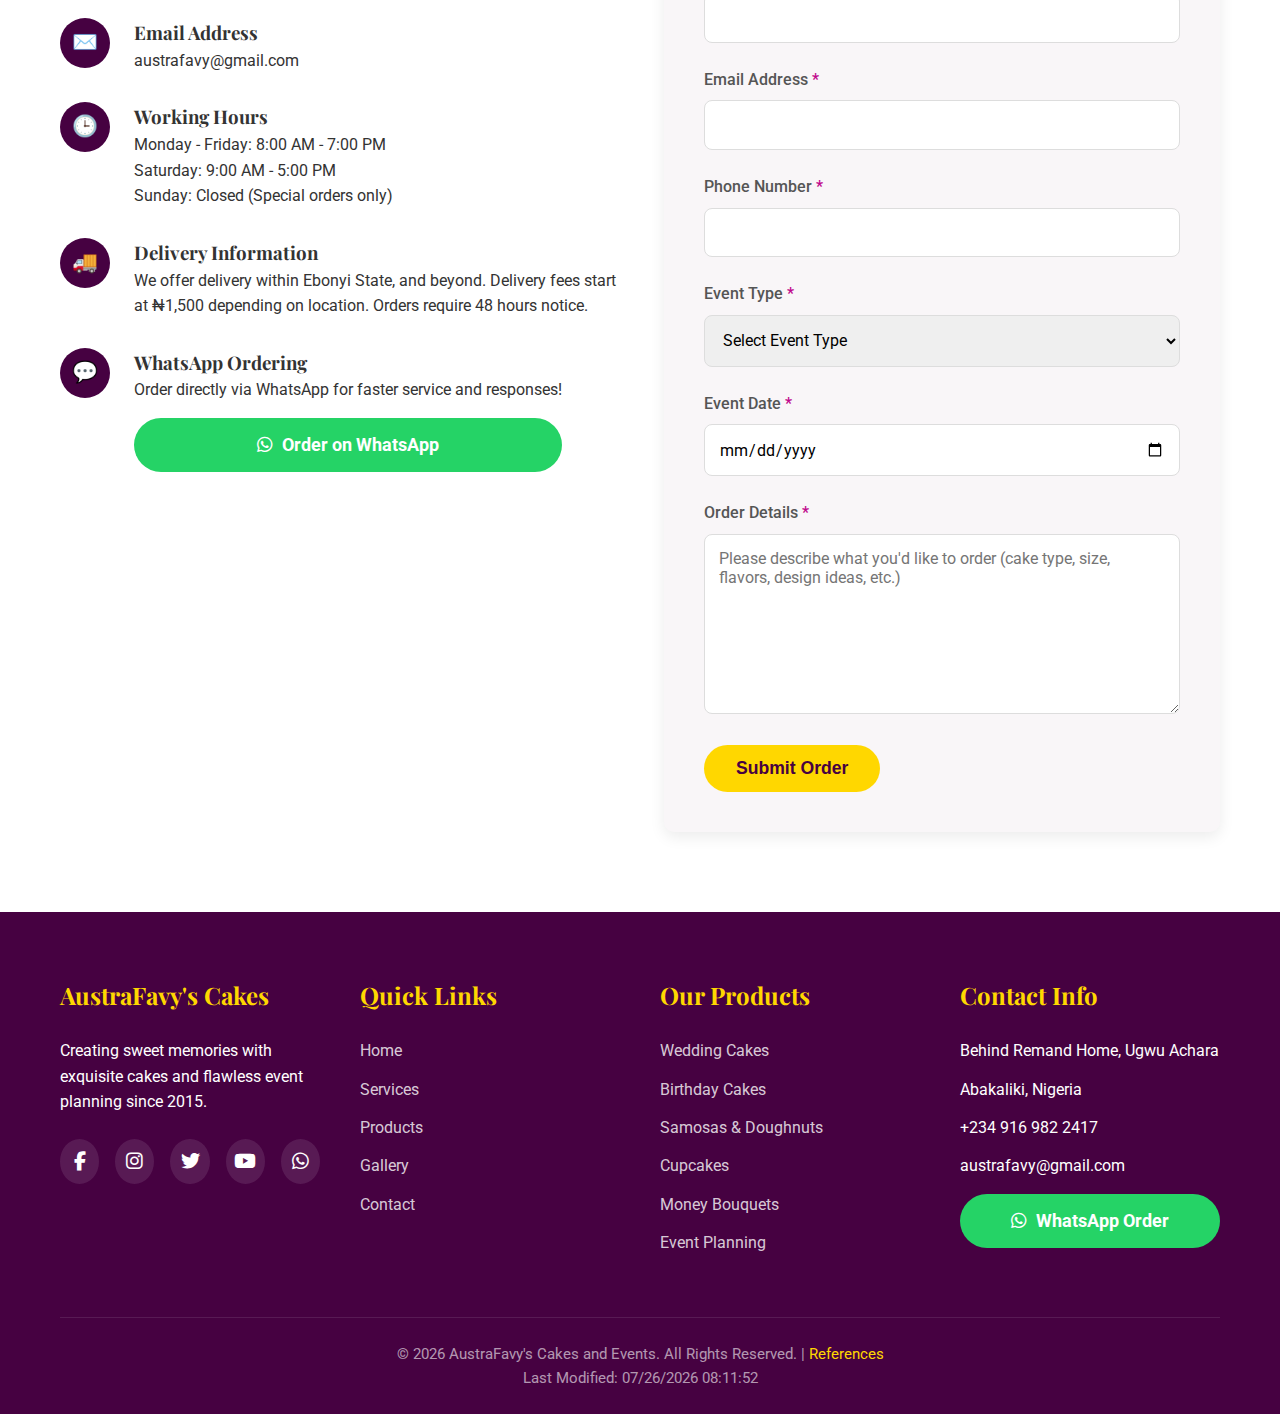
<file: project/project.html>
<!DOCTYPE html>
<html lang="en">
<head>
    <meta charset="UTF-8">
    <meta name="viewport" content="width=device-width, initial-scale=1.0">
    <meta name="author" content="Gabriel Chikwendu Nwofoke">
    <meta name="description" content="AustraFavy's Cakes and Events - Custom cakes, snacks, and event planning for weddings, birthdays, and more. Order delicious treats online!">
    <meta name="keywords" content="custom cakes, wedding cakes, birthday cakes, event planning, samosas, doughnuts, Lagos bakery, money bouquet">
    <title>AustraFavy's Cakes and Events | Premium Cakes & Event Planning</title>
    <link rel="stylesheet" href="./styles/styles.css">
    <link rel="shortcut icon" href="./images/favicon.png" type="image/x-icon">
    <link href="https://fonts.googleapis.com/css2?family=Roboto:wght@400;500;700&family=Playfair+Display:wght@700;800&display=swap" rel="stylesheet">
    <link rel="stylesheet" href="https://cdnjs.cloudflare.com/ajax/libs/font-awesome/6.4.0/css/all.min.css">
</head>
<body>
    <!-- WhatsApp Floating Button -->
    <a href="https://wa.me/2349169822417" class="whatsapp-float" target="_blank">
        <i class="fab fa-whatsapp"></i>
    </a>

    <!-- Header -->
    <header>
        <div class="container header-container">
            <a href="#" class="logo">
                <img src="images/favys-logo.png" alt="AustraFavy's Logo">
            </a>
            <button class="mobile-menu-btn" id="mobileMenuBtn">☰</button>
            <nav>
                <ul id="navMenu">
                    <li><a href="#home">Home</a></li>
                    <li><a href="#services">Services</a></li>
                    <li><a href="#products">Products</a></li>
                    <li><a href="#gallery">Gallery</a></li>
                    <li><a href="#testimonials">Testimonials</a></li>
                    <li><a href="#contact">Contact</a></li>
                    <li>
                        <button class="btn" id="cartBtn">Cart (<span id="cartCount">0</span>)</button>
                    </li>
                </ul>
            </nav>
        </div>
    </header>

    <!-- Hero Section -->
    <section class="hero" id="home">
        <div class="container hero-content">
            <h1>Exquisite Cakes & Event Planning</h1>
            <p>Creating unforgettable moments with custom cakes, delicious snacks, and flawless event coordination for weddings, birthdays, and special occasions.</p>
            <div>
                <a href="#products" class="btn">Order Now</a>
                <a href="#contact" class="btn btn-secondary">Book Consultation</a>
            </div>
        </div>
    </section>

    <!-- Services Section -->
    <section id="services">
        <div class="container">
            <div class="section-title">
                <h2>Our Services</h2>
                <p>We offer a wide range of services to make your special occasions truly memorable</p>
            </div>
            <div class="services-grid">
                <div class="service-card">
                    <div class="service-img">
                        <img src="images/cakes1.jpg" alt="Custom Cakes" loading="lazy">
                    </div>
                    <div class="service-content">
                        <h3>Custom Cakes</h3>
                        <p>Handcrafted cakes designed to your specifications for weddings, birthdays, anniversaries, and all special occasions.</p>
                        <a href="#contact" class="btn">Order Cake</a>
                    </div>
                </div>
                <div class="service-card">
                    <div class="service-img">
                        <img src="images/bento-birthday.jpg" alt="Event Planning" loading="lazy">
                    </div>
                    <div class="service-content">
                        <h3>Event Planning</h3>
                        <p>Complete event coordination services for weddings, bridal showers, corporate events, and milestone celebrations.</p>
                        <a href="#contact" class="btn">Plan Event</a>
                    </div>
                </div>
                <div class="service-card">
                    <div class="service-img">
                        <img src="images/bento-mummy.jpg" alt="Snacks & Treats" loading="lazy">
                    </div>
                    <div class="service-content">
                        <h3>Snacks & Treats</h3>
                        <p>Delicious samosas, doughnuts, cupcakes, and other treats perfect for parties, corporate events, and gifts.</p>
                        <a href="#products" class="btn">Order Snacks</a>
                    </div>
                </div>
            </div>
        </div>
    </section>

    <!-- Products Section -->
    <section id="products" class="products-container">
        <div class="container">
            <div class="section-title">
                <h2>Our Products</h2>
                <p>Delicious creations made with love and premium ingredients</p>
            </div>
            <div class="products-grid">
                <div class="product-card">
                    <div class="product-icon">🎂</div>
                    <h3>Wedding Cakes</h3>
                    <p>Elegant multi-tiered fondant cakes customized to match your wedding theme</p>
                    <div class="price">From ₦75,000</div>
                    <button class="btn add-to-cart" data-product="Wedding Cake" data-price="75000">Add to Cart</button>
                </div>
                <div class="product-card">
                    <div class="product-icon">🧁</div>
                    <h3>Birthday Cakes</h3>
                    <p>Fun and creative cakes for all ages, themed to your preferences</p>
                    <div class="price">From ₦25,000</div>
                    <button class="btn add-to-cart" data-product="Birthday Cake" data-price="25000">Add to Cart</button>
                </div>
                <div class="product-card">
                    <div class="product-icon">🥟</div>
                    <h3>Samosas</h3>
                    <p>Delicious savory pastries filled with spiced meat or vegetables</p>
                    <div class="price">₦500 each</div>
                    <button class="btn add-to-cart" data-product="Samosas (6 pack)" data-price="3000">Add to Cart</button>
                </div>
                <div class="product-card">
                    <div class="product-icon">🍩</div>
                    <h3>Doughnuts</h3>
                    <p>Freshly made doughnuts with various glazes and toppings</p>
                    <div class="price">₦1500 each</div>
                    <button class="btn add-to-cart" data-product="Doughnuts (6 pack)" data-price="9000">Add to Cart</button>
                </div>

                <div class="product-card">
                    <div class="product-icon">🎁</div>
                    <h3>Gift Box</h3>
                    <p>A pack of gift to a loved one, with all its content</p>
                    <div class="price">₦35,000 and above</div>
                    <button class="btn add-to-cart" data-product="Gift-Box (1 pack)" data-price="35000">Add to Cart</button>
                </div>

                <div class="product-card">
                    <div class="product-icon">🍛🍉🍌</div>
                    <h3>Food Tray</h3>
                    <p>Food Tray of various sizes, with all its content forming a balanced diet</p>
                    <div class="price">₦40,000 and above</div>
                    <button class="btn add-to-cart" data-product="Foood-Tray (1 pack)" data-price="40000">Add to Cart</button>
                </div>

                <div class="product-card">
                    <div class="product-icon">🍥</div>
                    <h3>Character Cakes</h3>
                    <p>Freshly made cakes for kiddies, and teens customized with various designs</p>
                    <div class="price">₦15000 each</div>
                    <button class="btn add-to-cart" data-product="Character-cakes (1 pack)" data-price="15000">Add to Cart</button>
                </div>
                <div class="product-card">
                    <div class="product-icon">💐</div>
                    <h3>Money Bouquet</h3>
                    <p>Creative money arrangements perfect for gifts and celebrations</p>
                    <div class="price">From ₦15,000</div>
                    <button class="btn add-to-cart" data-product="Money Bouquet" data-price="15000">Add to Cart</button>
                </div>
                <div class="product-card">
                    <div class="product-icon">🍰</div>
                    <h3>Cupcakes</h3>
                    <p>Moist cupcakes with rich buttercream frosting in various flavors</p>
                    <div class="price">₦800 each</div>
                    <button class="btn add-to-cart" data-product="Cupcakes (6 pack)" data-price="4800">Add to Cart</button>
                </div>
            </div>
        </div>
    </section>

    <!-- Gallery Section -->
    <section id="gallery">
        <div class="container">
            <div class="section-title">
                <h2>Our Gallery</h2>
                <p>Browse our collection of beautiful cake designs and event setups</p>
            </div>
            <div class="gallery-grid">
                <figure class="gallery-item">
                    <img src="images/bekky-cakes.jpg" alt="Custom Birthday Cake" loading="lazy">
                    <figcaption class="gallery-caption">Custom Birthday Cake</figcaption>
                </figure>
                <figure class="gallery-item">
                    <img src="images/bento-birthday.jpg" alt="Birthday Bento" loading="lazy">
                    <figcaption class="gallery-caption">Birthday Bento</figcaption>
                </figure>
                <figure class="gallery-item">
                    <img src="images/bento-break-up.jpg" alt="Break Up Bento" loading="lazy">
                    <figcaption class="gallery-caption">Break Up Bento</figcaption>
                </figure>
                <figure class="gallery-item">
                    <img src="images/bento-mummy.jpg" alt="Birthday Bento for Mum" loading="lazy">
                    <figcaption class="gallery-caption">Birthday Bento for Mum</figcaption>
                </figure>
                <figure class="gallery-item">
                    <img src="images/cakes1.jpg" alt="Hoffy Dirtday Plumm Cake" loading="lazy">
                    <figcaption class="gallery-caption">Hoffy Dirtday Plumm Cake</figcaption>
                </figure>

                <figure class="gallery-item">
                    <img src="images/proposal2.jpg" alt="proposal" loading="lazy">
                    <figcaption class="gallery-caption">Proposal</figcaption>
                </figure>

                <figure class="gallery-item">
                    <img src="images/money-bouquet.jpg" alt="Money Bouquet" loading="lazy">
                    <figcaption class="gallery-caption">Money Bouquet</figcaption>
                </figure>
                <figure class="gallery-item">
                    <img src="images/cakes12.jpg" alt="Chocolate Birthday Cake" loading="lazy">
                    <figcaption class="gallery-caption">Chocolate Birthday Cake</figcaption>
                </figure>
                <figure class="gallery-item">
                    <img src="images/yummy-chinchin.jpg" alt="Yummy Chin chin" loading="lazy">
                    <figcaption class="gallery-caption">Yummy Chin chin</figcaption>
                </figure>

                <figure class="gallery-item">
                    <img src="images/fondant6.jpg" alt="Fondant" loading="lazy">
                    <figcaption class="gallery-caption">Fondant</figcaption>
                </figure>

                <figure class="gallery-item">
                    <img src="images/cakes4.jpg" alt="Child's Birthday Cake" loading="lazy">
                    <figcaption class="gallery-caption">Child's Birthday Cake</figcaption>
                </figure>

                <figure class="gallery-item">
                    <img src="images/cakesmothers.jpg" alt="Happy Mother's Day Cake" loading="lazy">
                    <figcaption class="gallery-caption">Happy Mother's Day</figcaption>
                </figure>

                <figure class="gallery-item">
                    <img src="images/well-packaged-doughnut.jpg" alt="Milky Doughnut" loading="lazy">
                    <figcaption class="gallery-caption">Milky Doughnut</figcaption>
                </figure>

                <figure class="gallery-item">
                    <img src="images/bestie-cakes.jpg" alt="Bestie Cakes" loading="lazy">
                    <figcaption class="gallery-caption">Bestie Cakes</figcaption>
                </figure>

                <figure class="gallery-item">
                    <img src="images/proposal.jpg" alt="asking-out" loading="lazy">
                    <figcaption class="gallery-caption">Asking a Girl out</figcaption>
                </figure>

                <figure class="gallery-item">
                    <img src="images/favys-bouquet.jpg" alt="Money Bouquet" loading="lazy">
                    <figcaption class="gallery-caption">Money Bouquet</figcaption>
                </figure>

                <figure class="gallery-item">
                    <img src="images/burger.png" alt="yummy burger" loading="lazy">
                    <figcaption class="gallery-caption">Yummy Burger</figcaption>
                </figure>

                <figure class="gallery-item">
                    <img src="images/all-in-one.jpg" alt="all-in-one" loading="lazy">
                    <figcaption class="gallery-caption">All in one Treat</figcaption>
                </figure>

                <figure class="gallery-item">
                    <img src="images/packaged-cupcakes15.jpg" alt="cupcakes" loading="lazy">
                    <figcaption class="gallery-caption">Cupcakes</figcaption>
                </figure>

                <figure class="gallery-item">
                    <img src="images/chops90.jpg" alt="chops" loading="lazy">
                    <figcaption class="gallery-caption">Chops</figcaption>
                </figure>

                <figure class="gallery-item">
                    <img src="images/parfait12.jpg" alt="Parfait" loading="lazy">
                    <figcaption class="gallery-caption">Delicious Parfait</figcaption>
                </figure>

                <figure class="gallery-item">
                    <img src="images/peanuts1.jpg" alt="Munchy peanuts" loading="lazy">
                    <figcaption class="gallery-caption">Munchy Peanuts</figcaption>
                </figure>

                <figure class="gallery-item">
                    <img src="images/meatpie-chops.jpg" alt="meatpie" loading="lazy">
                    <figcaption class="gallery-caption">Meatpie</figcaption>
                </figure>

                <figure class="gallery-item">
                    <img src="images/bento-satisfied.jpg" alt="Satisfied cravings" loading="lazy">
                    <figcaption class="gallery-caption">Cravings Satisfied</figcaption>
                </figure>

                <figure class="gallery-item">
                    <img src="images/chops3.jpg" alt="Savoury Chops" loading="lazy">
                    <figcaption class="gallery-caption">Savoury Chops</figcaption>
                </figure>

                <figure class="gallery-item">
                    <img src="images/smoothie.jpg" alt="Smoothie" loading="lazy">
                    <figcaption class="gallery-caption">Smoothie and Onochie</figcaption>
                </figure>

                <figure class="gallery-item">
                    <img src="images/graduates2.jpg" alt="graduating class" loading="lazy">
                    <figcaption class="gallery-caption">Graduating class</figcaption>
                </figure>

                <figure class="gallery-item">
                    <img src="images/buns1.jpg" alt="buns" loading="lazy">
                    <figcaption class="gallery-caption">Buns</figcaption>
                </figure>

                <figure class="gallery-item">
                    <img src="images/meatpie2.jpg" alt="Meatpie" loading="lazy">
                    <figcaption class="gallery-caption">Meatpie chops</figcaption>
                </figure>

                <figure class="gallery-item">
                    <img src="images/fontant9.jpg" alt="fondant-cake" loading="lazy">
                    <figcaption class="gallery-caption">Fondant cake</figcaption>
                </figure>

                <figure class="gallery-item">
                    <img src="images/lovely-bento.png" alt="all-in-one" loading="lazy">
                    <figcaption class="gallery-caption">Lovely Bento Cake</figcaption>
                </figure>

                <figure class="gallery-item">
                    <img src="images/val3.jpg" alt="all-in-one" loading="lazy">
                    <figcaption class="gallery-caption">Valentine Pack</figcaption>
                </figure>

                <figure class="gallery-item">
                    <img src="images/lovely-cake.jpg" alt="butter-cream-cake" loading="lazy">
                    <figcaption class="gallery-caption">Butter Cream cake</figcaption>
                </figure>  

                <figure class="gallery-item">
                    <img src="images/money-tower.jpg" alt="money-tower" loading="lazy">
                    <figcaption class="gallery-caption">Money Tower</figcaption>
                </figure>

                <figure class="gallery-item">
                    <img src="images/nneomacake.jpg" alt="nneomacake" loading="lazy">
                    <figcaption class="gallery-caption">Mothering Sunday Cake</figcaption>
                </figure>

                <figure class="gallery-item">
                    <img src="images/best-bento.jpg" alt="best-bento" loading="lazy">
                    <figcaption class="gallery-caption">Best Bento Cake</figcaption>
                </figure>

                <figure class="gallery-item">
                    <img src="images/graduates3.jpg" alt="graduates" loading="lazy">
                    <figcaption class="gallery-caption">Graduates</figcaption>
                </figure>

                <figure class="gallery-item">
                    <img src="images/divorced-cakes.jpg" alt="divorced-cake" loading="lazy">
                    <figcaption class="gallery-caption">Divorced</figcaption>
                </figure>
                
                <figure class="gallery-item">
                    <img src="images/proposal3.jpg" alt="cupcake proposal" loading="lazy">
                    <figcaption class="gallery-caption">Cupcakes proposal</figcaption>
                </figure>

                <figure class="gallery-item">
                    <img src="images/fondant-cakes.jpg" alt="Traditional Fondant cake" loading="lazy">
                    <figcaption class="gallery-caption">Traditional Fondant</figcaption>
                </figure>

                <figure class="gallery-item">
                    <img src="images/cakes10.png" alt="ceo-herself" loading="lazy">
                    <figcaption class="gallery-caption">CEO</figcaption>
                </figure>

                <figure class="gallery-item">
                    <img src="images/bento-toast.jpg" alt="toast-bento" loading="lazy">
                    <figcaption class="gallery-caption">Toast Bento cake</figcaption>
                </figure>

                <figure class="gallery-item">
                    <img src="images/cakes5.jpg" alt="yumm-butter-cake" loading="lazy">
                    <figcaption class="gallery-caption">Yummy Butter cake</figcaption>
                </figure>

                <figure class="gallery-item">
                    <img src="images/cakesndinne.jpg" alt="mothers day" loading="lazy">
                    <figcaption class="gallery-caption">Mothers Day</figcaption>
                </figure>

                <figure class="gallery-item">
                    <img src="images/fondant3.jpg" alt="fondant" loading="lazy">
                    <figcaption class="gallery-caption">Fondant</figcaption>
                </figure>

                <figure class="gallery-item">
                    <img src="images/meatpies1.jpg" alt="meatpie" loading="lazy">
                    <figcaption class="gallery-caption">Meatpie</figcaption>
                </figure>

                <figure class="gallery-item">
                    <img src="images/val-well-packed.jpg" alt="val-well-packed" loading="lazy">
                    <figcaption class="gallery-caption">Val package</figcaption>
                </figure>

                <figure class="gallery-item">
                    <img src="images/valpackages2.jpg" alt="valpackages" loading="lazy">
                    <figcaption class="gallery-caption">Valentine Packages</figcaption>
                </figure>
            </div>
        </div>
    </section>

    <!-- Testimonials Section -->
    <section id="testimonials" class="testimonials-container">
        <div class="container">
            <div class="section-title">
                <h2>Client Testimonials</h2>
                <p>What our customers say about our cakes and services</p>
            </div>
            <div class="testimonial-slider">
                <div class="testimonial active" id="testimonial1">
                    <div class="testimonial-content">
                        "AustraFavy created the most beautiful fondant wedding cake for our special day! Not only was it stunning, but it tasted incredible. Our guests couldn't stop raving about it. The attention to detail was beyond our expectations."
                    </div>
                    <div class="testimonial-author">- Oluchi & Paschal, Abuja</div>
                </div>
                <div class="testimonial" id="testimonial2">
                    <div class="testimonial-content">
                        "I've ordered birthday cakes from AustraFavy for my children for the past three years. Each cake has been more amazing than the last! The flavors are delicious, and the designs are always perfect. Highly recommend!"
                    </div>
                    <div class="testimonial-author">- Mrs. Nwebonyi, Abakaliki</div>
                </div>
                <div class="testimonial" id="testimonial3">
                    <div class="testimonial-content">
                        "The samosas, burgers, and doughnuts from AustraFavy were the highlight of our corporate event. They arrived fresh and delicious, and the presentation was beautiful. We'll definitely be ordering again for our next company gathering."
                    </div>
                    <div class="testimonial-author">- Mr. Okonkwo, HR Manager (Sin City Club, Mile 50 Abakaliki)</div>
                </div>
                <div class="testimonial-controls">
                    <button class="testimonial-btn" id="prevTestimonial">❮</button>
                    <button class="testimonial-btn" id="nextTestimonial">❯</button>
                </div>
            </div>
        </div>
    </section>

    <!-- Contact Section -->
    <section id="contact" class="contact-container">
        <div class="container">
            <div class="section-title">
                <h2>Contact Us</h2>
                <p>Get in touch to place orders or inquire about our services</p>
            </div>
            <div class="contact-grid">
                <div class="contact-info">
                    <div class="contact-item">
                        <div class="contact-icon">📍</div>
                        <div>
                            <h3>Our Location</h3>
                            <p>Behind Remand Home, Ugwu Achara, Abakaliki</p>
                        </div>
                    </div>
                    <div class="contact-item">
                        <div class="contact-icon">📞</div>
                        <div>
                            <h3>Phone Number</h3>
                            <p>+234 916 982 2417</p>
                        </div>
                    </div>
                    <div class="contact-item">
                        <div class="contact-icon">✉️</div>
                        <div>
                            <h3>Email Address</h3>
                            <p>austrafavy@gmail.com</p>
                        </div>
                    </div>
                    <div class="contact-item">
                        <div class="contact-icon">🕒</div>
                        <div>
                            <h3>Working Hours</h3>
                            <p>Monday - Friday: 8:00 AM - 7:00 PM</p>
                            <p>Saturday: 9:00 AM - 5:00 PM</p>
                            <p>Sunday: Closed (Special orders only)</p>
                        </div>
                    </div>
                    <div class="contact-item">
                        <div class="contact-icon">🚚</div>
                        <div>
                            <h3>Delivery Information</h3>
                            <p>We offer delivery within Ebonyi State, and beyond. Delivery fees start at ₦1,500 depending on location. Orders require 48 hours notice.</p>
                        </div>
                    </div>
                    <div class="contact-item">
                        <div class="contact-icon">💬</div>
                        <div>
                            <h3>WhatsApp Ordering</h3>
                            <p>Order directly via WhatsApp for faster service and responses!</p>
                            <a href="https://wa.me/2349169822417" class="btn whatsapp-btn" target="_blank">
                                <i class="fab fa-whatsapp"></i> Order on WhatsApp
                            </a>
                        </div>
                    </div>
                </div>
                <div class="contact-form">
                    <h3>Place Your Order</h3>
                    <form id="orderForm">
                        <div class="form-group">
                            <label for="name" class="required">Full Name</label>
                            <input type="text" id="name" class="form-control" required>
                        </div>
                        <div class="form-group">
                            <label for="email" class="required">Email Address</label>
                            <input type="email" id="email" class="form-control" required>
                        </div>
                        <div class="form-group">
                            <label for="phone" class="required">Phone Number</label>
                            <input type="tel" id="phone" class="form-control" required>
                        </div>
                        <div class="form-group">
                            <label for="event" class="required">Event Type</label>
                            <select id="event" class="form-control" required>
                                <option value="">Select Event Type</option>
                                <option value="wedding">Wedding</option>
                                <option value="birthday">Birthday</option>
                                <option value="matric">Matriculation</option>
                                <option value="anniversary">Anniversary</option>
                                <option value="sign-out">Graduation/Sign-out</option>
                                <option value="convocation">Convocation</option>
                                <option value="corporate">Corporate Event</option>
                                <option value="other">Other</option>
                            </select>
                        </div>
                        <div class="form-group">
                            <label for="date" class="required">Event Date</label>
                            <input type="date" id="date" class="form-control" required>
                        </div>
                        <div class="form-group">
                            <label for="orderDetails" class="required">Order Details</label>
                            <textarea id="orderDetails" class="form-control" required placeholder="Please describe what you'd like to order (cake type, size, flavors, design ideas, etc.)"></textarea>
                        </div>
                        <button type="submit" class="btn">Submit Order</button>
                    </form>
                </div>
            </div>
        </div>
    </section>

    <!-- Footer -->
    <footer>
        <div class="container">
            <div class="footer-grid">
                <div class="footer-col">
                    <h3>AustraFavy's Cakes</h3>
                    <p>Creating sweet memories with exquisite cakes and flawless event planning since 2015.</p>
                    <div class="social-links">
                        <a href="https://facebook.com" class="social-link"><i class="fab fa-facebook-f"></i></a>
                        <a href="https://instagram.com" class="social-link"><i class="fab fa-instagram"></i></a>
                        <a href="https://twitter.com" class="social-link"><i class="fab fa-twitter"></i></a>
                        <a href="https://youtube.com" class="social-link"><i class="fab fa-youtube"></i></a>
                        <a href="https://wa.me/2349169822417" class="social-link whatsapp" target="_blank"><i class="fab fa-whatsapp"></i></a>
                    </div>
                </div>
                <div class="footer-col">
                    <h3>Quick Links</h3>
                    <ul class="footer-links">
                        <li><a href="#home">Home</a></li>
                        <li><a href="#services">Services</a></li>
                        <li><a href="#products">Products</a></li>
                        <li><a href="#gallery">Gallery</a></li>
                        <li><a href="#contact">Contact</a></li>
                    </ul>
                </div>
                <div class="footer-col">
                    <h3>Our Products</h3>
                    <ul class="footer-links">
                        <li><a href="#">Wedding Cakes</a></li>
                        <li><a href="#">Birthday Cakes</a></li>
                        <li><a href="#">Samosas & Doughnuts</a></li>
                        <li><a href="#">Cupcakes</a></li>
                        <li><a href="#">Money Bouquets</a></li>
                        <li><a href="#">Event Planning</a></li>
                    </ul>
                </div>
                <div class="footer-col">
                    <h3>Contact Info</h3>
                    <ul class="footer-links">
                        <li>Behind Remand Home, Ugwu Achara</li>
                        <li>Abakaliki, Nigeria</li>
                        <li>+234 916 982 2417</li>
                        <li>austrafavy@gmail.com</li>
                    </ul>
                    <a href="https://wa.me/2349169822417" class="btn whatsapp-btn" target="_blank">
                        <i class="fab fa-whatsapp"></i> WhatsApp Order
                    </a>
                </div>
            </div>
            <div class="copyright">
                <p>&copy; <span id="currentYear"></span> AustraFavy's Cakes and Events. All Rights Reserved. | <a href="references.html">References</a></p>
                <p id="lastModified"></p>
            </div>
        </div>
    </footer>

    <!-- Shopping Cart Modal -->
    <div class="modal-overlay" id="cartOverlay"></div>
    <div class="cart-modal" id="cartModal">
        <div class="cart-header">
            <h3>Your Order</h3>
            <button id="closeCartBtn">&times;</button>
        </div>
        <div class="cart-items" id="cartItems">
            <!-- Cart items will be populated here -->
            <div class="empty-cart-message" style="text-align: center; padding: 2rem; color: #666;">
                <p>Your cart is empty</p>
                <p>Add some delicious cakes and treats!</p>
            </div>
        </div>
        <div class="cart-footer">
            <div class="cart-total">
                <span>Total:</span>
                <span id="cartTotal">₦0.00</span>
            </div>
            <button class="btn" id="whatsappCheckout" style="width: 100%;">
                <i class="fab fa-whatsapp"></i> Checkout via WhatsApp
            </button>
        </div>
    </div>

    <script src="script/script.js"></script>
</body>
</html>
</file>
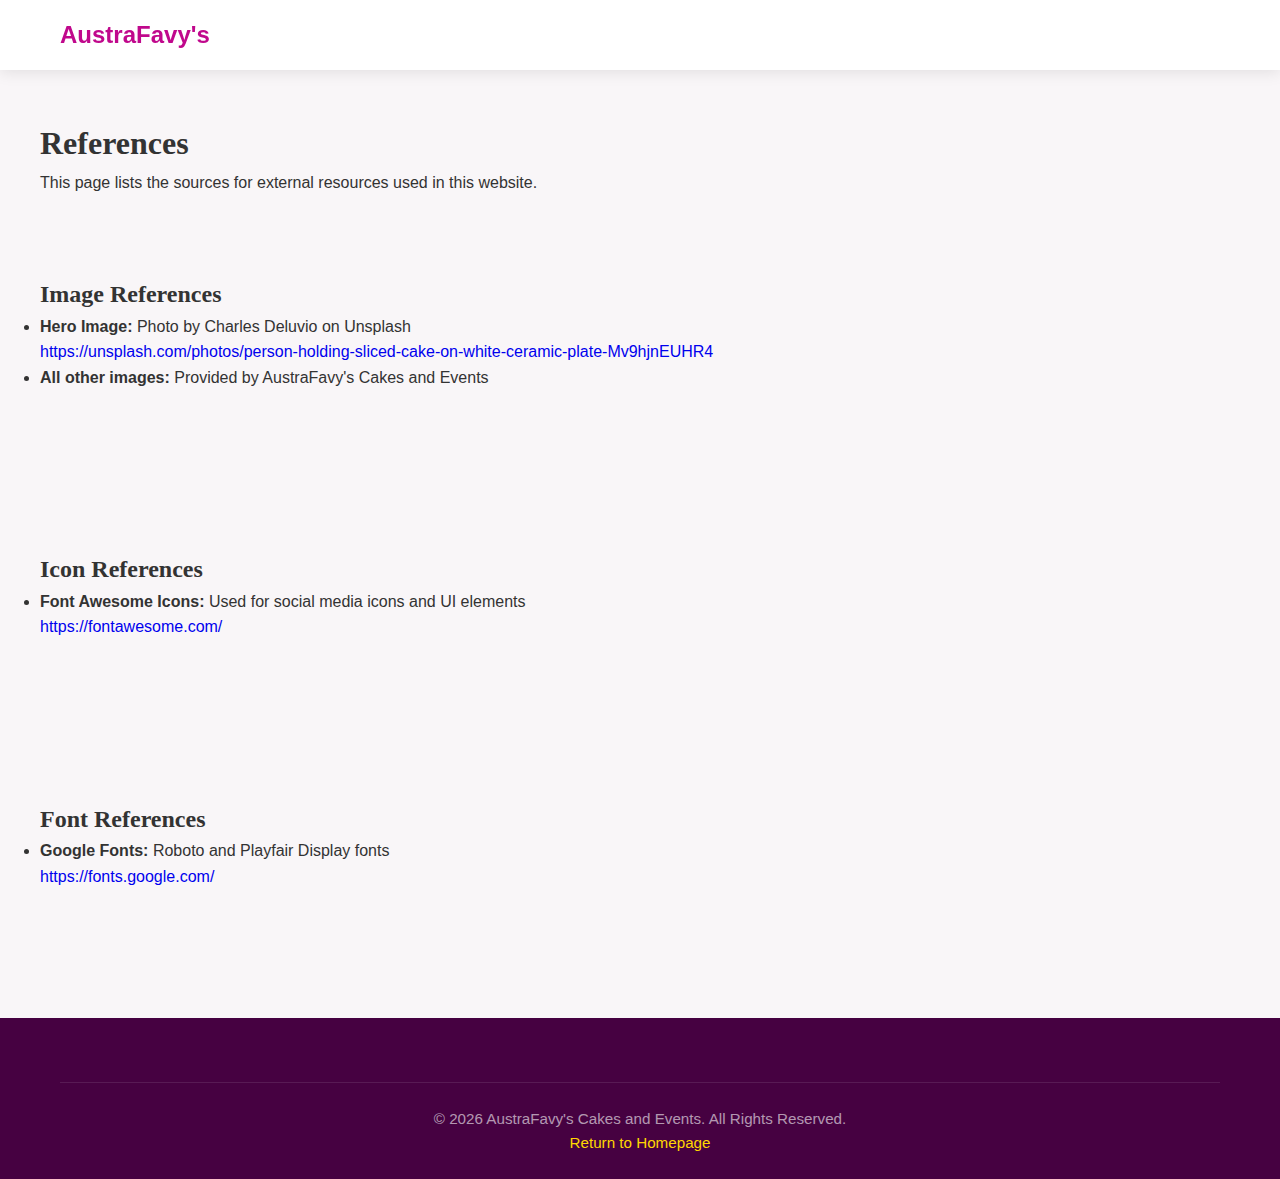
<file: project/references.html>
<!DOCTYPE html>
<html lang="en">
<head>
    <meta charset="UTF-8">
    <meta name="viewport" content="width=device-width, initial-scale=1.0">
    <meta name="author" content="Gabriel Chikwendu Nwofoke">
    <title>References - AustraFavy's Cakes and Events</title>
    <link rel="stylesheet" href="./styles/styles.css">
    <link rel="shortcut icon" href="./images/favicon.png" type="image/x-icon">
</head>
<body>
    <header>
        <div class="container header-container">
            <a href="index.html" class="logo">
                <span>AustraFavy's</span>
            </a>
        </div>
    </header>
    
    <main class="container" style="padding: 3rem 0;">
        <h1>References</h1>
        <p>This page lists the sources for external resources used in this website.</p>
        
        <section>
            <h2>Image References</h2>
            <ul>
                <li>
                    <strong>Hero Image:</strong> Photo by Charles Deluvio on Unsplash<br>
                    <a href="https://unsplash.com/photos/person-holding-sliced-cake-on-white-ceramic-plate-Mv9hjnEUHR4" target="_blank">https://unsplash.com/photos/person-holding-sliced-cake-on-white-ceramic-plate-Mv9hjnEUHR4</a>
                </li>
                <li>
                    <strong>All other images:</strong> Provided by AustraFavy's Cakes and Events
                </li>
            </ul>
        </section>
        
        <section>
            <h2>Icon References</h2>
            <ul>
                <li>
                    <strong>Font Awesome Icons:</strong> Used for social media icons and UI elements<br>
                    <a href="https://fontawesome.com/" target="_blank">https://fontawesome.com/</a>
                </li>
            </ul>
        </section>
        
        <section>
            <h2>Font References</h2>
            <ul>
                <li>
                    <strong>Google Fonts:</strong> Roboto and Playfair Display fonts<br>
                    <a href="https://fonts.google.com/" target="_blank">https://fonts.google.com/</a>
                </li>
            </ul>
        </section>
    </main>
    
    <footer>
        <div class="container">
            <div class="copyright">
                <p>&copy; <span id="currentYear"></span> AustraFavy's Cakes and Events. All Rights Reserved.</p>
                <p><a href="project.html">Return to Homepage</a></p>
            </div>
        </div>
    </footer>

    <script>
        // Set current year
        document.getElementById('currentYear').textContent = new Date().getFullYear();
    </script>
</body>
</html>
</file>
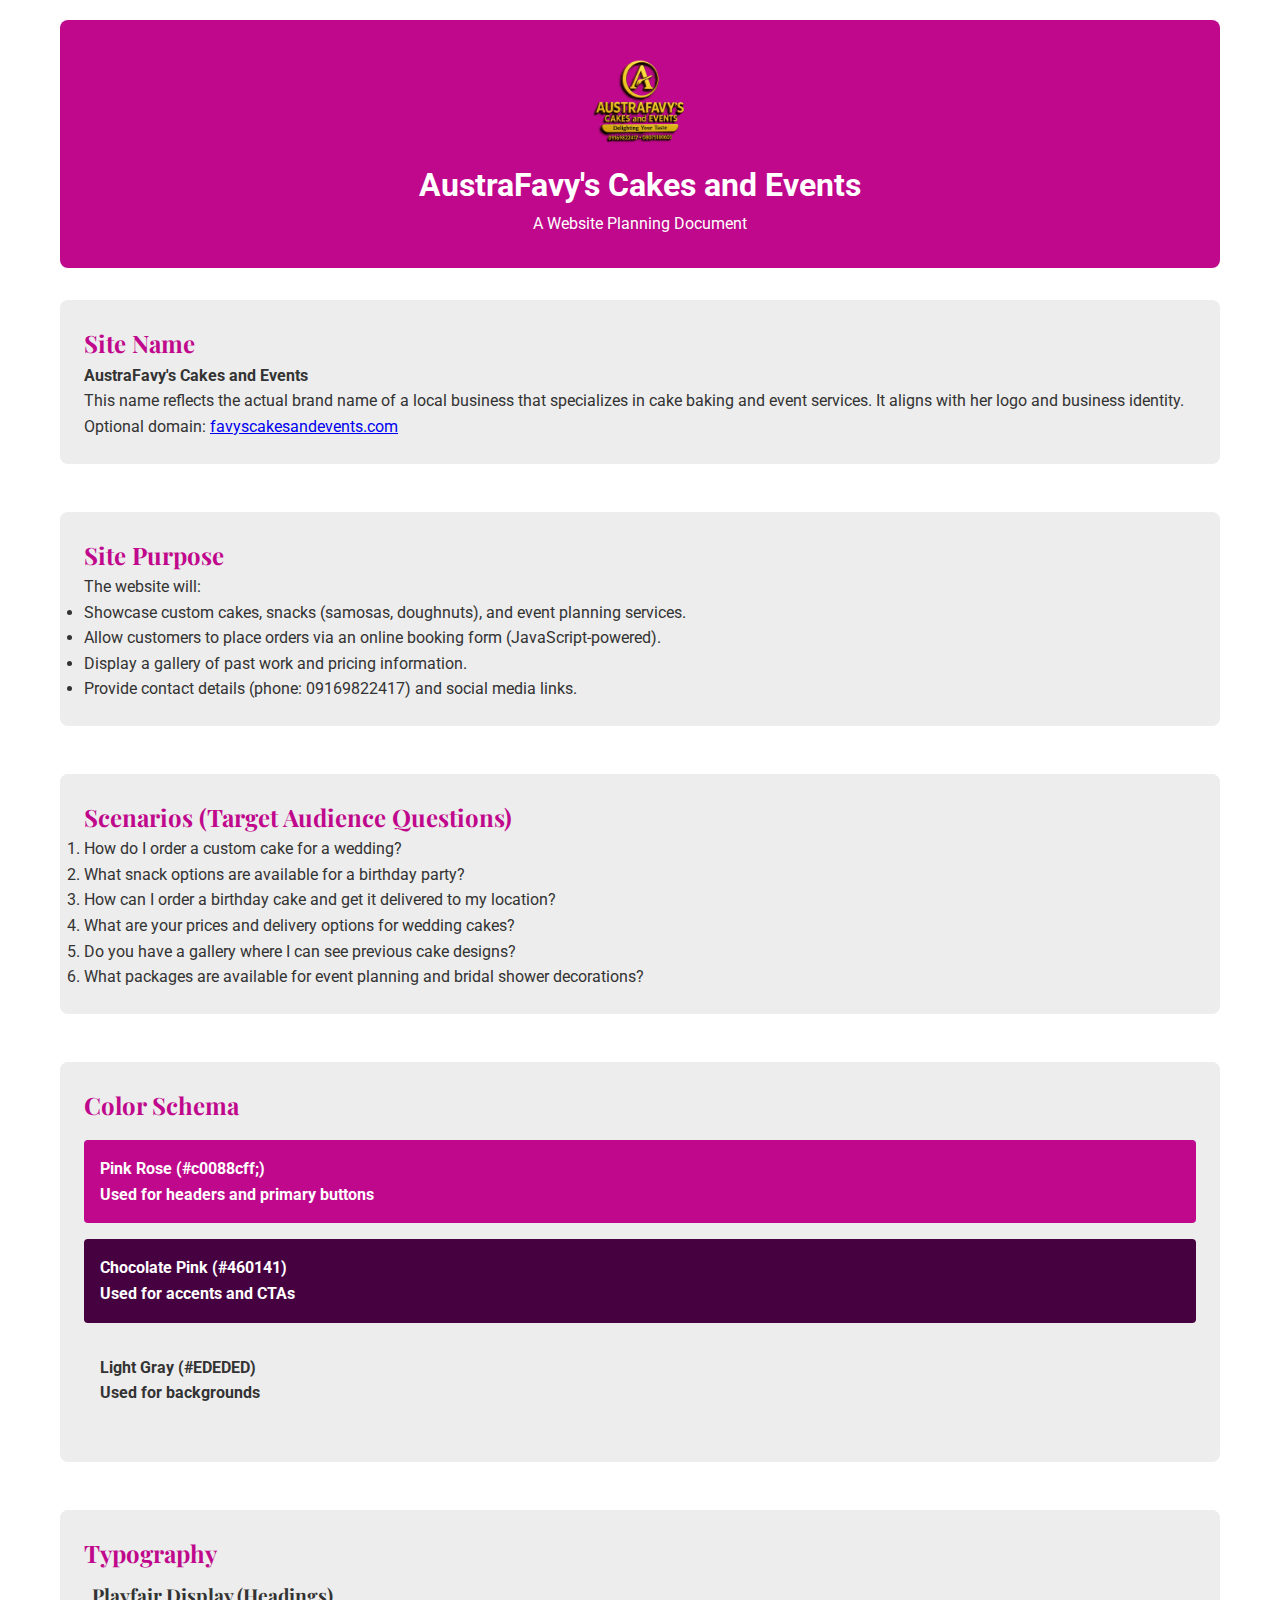
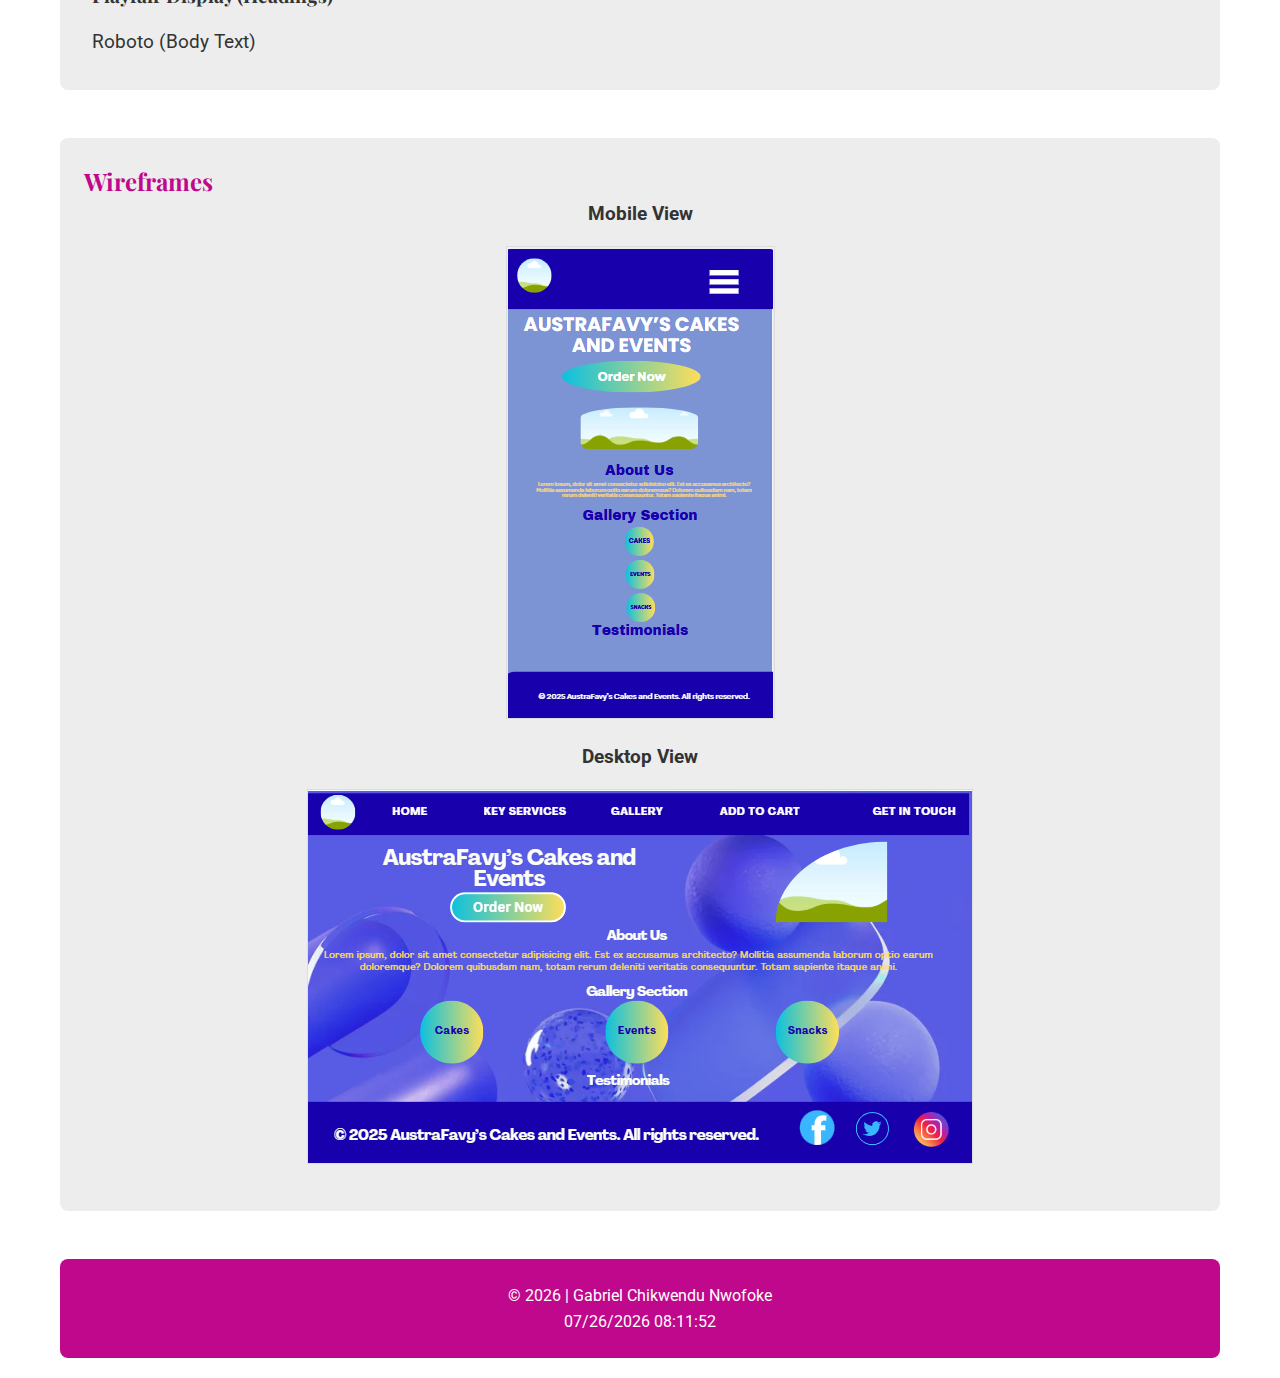
<file: project/siteplan.html>
<!DOCTYPE html>
<html lang="en">
<head>
    <meta charset="UTF-8">
    <meta name="viewport" content="width=device-width, initial-scale=1.0">
    <meta name="author" content="Gabriel Chikwendu Nwofoke">
    <meta name="description" content="AustraFavy's Cakes and Events - Custom cakes, snacks, and event planning for weddings, birthdays, and more. Order delicious treats online!">
    <meta name="keywords" content="custom cakes, wedding cakes, birthday cakes, event planning, samosas, doughnuts, Lagos bakery, money bouquet">
    <title>AustraFavy's Cakes and Events - Site Plan</title>
    <link rel="stylesheet" href="styles/siteplan.css">
    <link href="https://fonts.googleapis.com/css2?family=Roboto:wght@400;700&family=Playfair+Display:wght@700&display=swap" rel="stylesheet">
</head>
<body>
    <header>
        <img src="images/Favy's Cake-logo.png" alt="AustraFavy's Cake Logo" width="100">
        <h1>AustraFavy's Cakes and Events</h1>
        <p>A Website Planning Document</p>
    </header>

    <main>
        <section id="site-name">
            <h2>Site Name</h2>
            <p><strong>AustraFavy's Cakes and Events</strong></p>
            <p>This name reflects the actual brand name of a local business that specializes in cake baking and event services. It aligns with her logo and business identity.</p>
            <p>Optional domain: <a href="#"> favyscakesandevents.com</a></p>
        </section>

        <section id="purpose">
            <h2>Site Purpose</h2>
            <p>The website will:</p>
            <ul>
                <li>Showcase custom cakes, snacks (samosas, doughnuts), and event planning services.</li>
                <li>Allow customers to place orders via an online booking form (JavaScript-powered).</li>
                <li>Display a gallery of past work and pricing information.</li>
                <li>Provide contact details (phone: 09169822417) and social media links.</li>
            </ul>
        </section>

        <section id="scenarios">
            <h2>Scenarios (Target Audience Questions)</h2>
            <ol>
                <li>How do I order a custom cake for a wedding?</li>
                <li>What snack options are available for a birthday party?</li>
                <li>How can I order a birthday cake and get it delivered to my location?</li>
                <li>What are your prices and delivery options for wedding cakes?</li>
                <li>Do you have a gallery where I can see previous cake designs?</li>
                <li>What packages are available for event planning and bridal shower decorations?</li>
            </ol>
        </section>

        <section id="colors">
            <h2>Color Schema</h2>
            <div class="color-swatch" style="background-color: #c0088cff;">
                <p>Pink Rose (#c0088cff;)</p>
                <p>Used for headers and primary buttons</p>
            </div>
            <div class="color-swatch" style="background-color: #460141;">
                <p> Chocolate Pink (#460141)</p>
                <p>Used for accents and CTAs</p>
            </div>
            <div class="color-swatch" style="background-color: #ededed;">
                <p>Light Gray (#EDEDED)</p>
                <p>Used for backgrounds</p>
            </div>
        </section>

        <section id="typography">
            <h2>Typography</h2>
            <p class="font-sample heading-font">Playfair Display (Headings)</p>
            <p class="font-sample body-font">Roboto (Body Text)</p>
        </section>

        <section id="wireframe">
            <h2>Wireframes</h2>
            <div class="wireframe-container">
                <h3>Mobile View</h3>
                <img src="images/wireframe-mobile.png" alt="Mobile wireframe" loading="lazy">
                <h3>Desktop View</h3>
                <img src="images/wireframe-desktop.png" alt="Desktop wireframe" loading="lazy">
            </div>
        </section>
    </main>

    <footer>
        <p>&copy; <span id="currentyear"></span> | Gabriel Chikwendu Nwofoke</p>
        <p id="lastmodified"></p>
    </footer>

    <script>
        document.getElementById('currentyear').textContent = new Date().getFullYear();
        document.getElementById('lastmodified').textContent = document.lastModified;
    </script>
</body>
</html>
</file>
<file: styles/base.css>
:root {
    --primary: #2c3e50;
    --nameheading: #3498db;
    --accent: #e74c3c;
    --light: #ccc;
    --dark: #2c3e50;
    --text: #333;
    --background: #fff;
    --secondary: #2516f3;
}

* {
    margin: 0;
    padding: 0;
    box-sizing: border-box;
}

body {
    font-family: 'Poppins', sans-serif;
    line-height: 1.7;
    color: var(--text);
    background-color: var(--background);
    max-width: 1200px;
    margin: 0 auto;
    padding: 1rem;
}

header {
    background: var(--primary);
    color: var(--light);
    padding: 1.5rem;
    margin-bottom: 2rem;
    border-radius: 8px;
}

header h1 {
    font-size: 1.8rem;
    margin-bottom: 1rem;
}

header h1 span {
    color: var(--nameheading);
}

nav {
    display: flex;
    gap: 1.5rem;
}

nav a {
    color: var(--light);
    text-decoration: none;
    font-weight: 500;
    padding: 0.5rem;
    transition: all 0.3s ease;
    position: relative;
}

nav a:hover {
    color: var(--nameheading);
    transform: translateY(-2px);
}

nav a::after {
    content: '';
    position: absolute;
    width: 0;
    height: 2px;
    bottom: 0;
    left: 0;
    background-color: var(--nameheading);
    transition: width 0.3s ease;
}

nav a:hover::after {
    width: 100%;
}

section {
    margin-bottom: 2rem;
    padding: 1.5rem;
    background: var(--light);
    border-radius: 8px;
    box-shadow: 0 2px 5px rgba(0,0,0,0.1);
}

h2 {
    color: var(--primary);
    margin-bottom: 1rem;
    font-size: 1.5rem;
}

.about-content, .ebonyi-content {
    display: flex;
    gap: 2rem;
    align-items: center;
    text-align: justify;
}

img {
    border-radius: 8px;
    object-fit: cover;
    box-shadow: 0 4px 6px rgba(0,0,0,0.1);
    transition: transform 0.3s ease;
    max-width: 100%;
    height: auto;
    display: block;
}

img:hover {
    transform: scale(1.02);
}

.ebonyi-content img {
    max-width: 100%;
    height: auto;
    align-self: flex-start; 
    border-radius: 20px;
}
.bio p, .description p {
    margin-bottom: 1rem;
}

.bio a {
    color: var(--secondary);
    text-decoration: none;
    font-weight: 500;
}

.bio a:hover {
    text-decoration: underline;
}

.bio strong {
    color: var(--primary);
}


ul {
    list-style-position: inside;
    margin-left: 1rem;
}

li {
    margin-bottom: 0.5rem;
}

.resources a {
    color: var(--secondary);
    text-decoration: none;
    font-weight: 500;
}

.resources a:hover {
    text-decoration: underline;
}

footer {
    text-align: center;
    padding: 1.5rem;
    background: var(--primary);
    color: var(--light);
    margin-top: 2rem;
    border-radius: 8px;
    position: relative;
}

.contact-btn {
    display: inline-block;
    margin-top: 1rem;
    padding: 0.5rem 1rem;
    background: var(--accent);
    color: black;
    text-decoration: none;
    border-radius: 4px;
    transition: all 0.3s ease;
}

.contact-btn:hover {
    background: #c0392b;
    transform: translateY(-2px);
}

/* Responsive Design */
@media (max-width: 768px) {
    .about-content, .ebonyi-content {
        flex-direction: column;
    }
    
    header h1 {
        font-size: 1.4rem;
    }
    
    nav {
        flex-wrap: wrap;
        gap: 1rem;
    }

    h2 {
        text-align: center;
    }
    
    .about-content {
        flex-direction: column-reverse;
    }

    .about-content img{
        border-radius: 50%;
    }
    
    .ebonyi-content img {
        width: 100%; 
        object-fit: contain; 
    }

}
</file>
<file: styles/form.css>
:root {
    --primary: #2c3e50;
    --secondary: #3498db;
    --light: #edededcf;
    --dark: #2c3e50;
    --head-font: 'Merriweather', sans-serif;
    --form-font: 'Poppins', sans-serif;
}
        
* {
    box-sizing: border-box;
    margin: 0;
    padding: 0;
    list-style: none;
    text-decoration: none;
}

header {
    background-color: var(--primary);
    font-family: var(--head-font);
    color: white;
    padding: 1.5rem;
    text-align: center;
    margin-bottom: 2rem;
    border-radius: 20px 20px 0 0;
}

#reviewForm {
    max-width: 800px;
    margin: 2rem auto;
    padding: 1.5rem;
    background: var(--light);
    font-family: var(--form-font);
    border-radius: 8px;
    box-shadow: 0 2px 10px rgba(0,0,0,0.1);
}

.form-group {
    margin-bottom: 1.5rem;
}

label {
    display: block;
    margin-bottom: 0.5rem;
    font-weight: 600;
    color: var(--dark);
}

input, select, textarea {
    width: 100%;
    padding: 0.75rem;
    border: 1px solid #ddd;
    border-radius: 4px;
    font-size: 1rem;
}

textarea{
    resize: vertical;
}

fieldset {
    border: 1px solid var(--primary);
    padding: 1rem;
    border-radius: 4px;
    font-weight: bold;
}

.form-group label input {
    width: auto;
    margin: 0;
    margin-right: .5rem;
}

.rating-options {
    display: flex;
    gap: 1rem;
    margin-top: 0.5rem;
}

.rating-options label{
    color: gold;
}

.rating-options input{
    margin-left: -.3rem;
}

.submitBtn{
    width: 100%;
    text-align: center;
}

button {
    background-color: var(--secondary);
    font-family: var(--form-font);
    color: white;
    border: none;
    padding: 1rem;
    font-size: 1rem;
    border-radius: 25px;
    cursor: pointer;
    width: 40%;
    min-width: 160px;
    font-weight: bold;
}

button:hover{
    background-color: var(--primary);  
    transition: .5s ease-in-out;
}

/* Button hover effect  for the Review page*/

.btn-submit{
    line-height: 2rem;
    font-weight: 600;
}

.btn-submit:hover {
    background-color: var(--primary) !important;
    color: white !important;
    padding: .5rem 1rem;
    transition: .5s ease-in-out;
    border-radius: 25px;
}

footer {
    text-align: center;
    margin-top: 2rem;
    padding: 1rem;
    line-height: 1.6;
    background-color: var(--primary);
    color: white;
    border-radius: 0 0 20px 20px;
}

.required::after {
    content: " *";
    color: red;
}

/* Styles in the Review Page */
.reviewPage {
    display: flex;
    flex-direction: column;
    min-height: 100vh;
}

#main-nav a{
    color: var(--light);
    line-height: 1.6;
}

.confirmation {
    flex: 1;
    display: flex;
    align-items: center;
    justify-content: center;
}

.card {
    width: 90%;
    max-width: 800px;
}

.confirmation .card {
    text-align: center;
    padding: 2rem;
    line-height: 1.8;
    width: 100%;
    border-radius: 8px;
    margin: 2rem auto;
    background-color: var(--light);
    font-family: var(--form-font);
}

.card h2{
    font-weight: 600;
    font-size: 2rem;
}
.card p, .card a{
    font-size: 1.4rem;
}


/* Mobile adjustments */
@media (max-width: 600px) {
    .confirmation .card {
        padding: 1rem;
    }
    
    h1{
       font-size: 1.2rem; 
    }

    .form-group label, legend, .confirmation .card h2{
        font-size: 1rem;
    }
    
    button{
        font-size: .8rem;
        max-width: 80px;
        padding: .55rem .75rem;
    }

    .confirmation .card p, .confirmation .card a {
        font-size: .9rem;
    }
    footer{
        font-size: .85rem;
    }
}
</file>
<file: styles/place.css>
* {
    margin: 0;
    padding: 0;
    box-sizing: border-box;
}
:root {
    --primary: #073525ff;   
    --secondary: #53efa8ff;
    --accent: #FFCE00;    
    --background: #f5f5f5;
    --text: #333333;
    --card-bg: #ffffff;
}

* {
    margin: 0;
    padding: 0;
    box-sizing: border-box;
}

body {
    font-family: 'Poppins', 'Segoe UI', sans-serif;
    line-height: 1.6;
    color: var(--text);
    background-color: var(--background);
    max-width: 1200px;
    margin: 0 auto;
    padding: 0 1rem;
}

header {
    background: linear-gradient(135deg, var(--primary), var(--secondary));
    color: white;
    padding: 1.5rem;
    position: relative;
    border-radius: 0 0 10px 10px;
    box-shadow: 0 4px 12px rgba(0,0,0,0.1);
}

h1 {
    font-family: 'Merriweather', serif;
    font-size: 2.2rem;
    text-align: center;
    margin-bottom: 1rem;
}

h2 {
    font-family: 'Merriweather', serif;
    font-size: 1.8rem;
    margin-bottom: 1.5rem;
    color: var(--primary);
    border-bottom: 2px solid var(--accent);
    padding-bottom: 0.5rem;
}

h3 {
    font-size: 1.4rem;
    margin: 1.2rem 0;
    color: var(--primary);
}

.hero img {
    width: 100%;
    height: auto;
    max-height: 60vh;
    object-fit: cover;
    border-radius: 10px;
    margin: 1.5rem 0;
    box-shadow: 0 4px 15px rgba(0,0,0,0.15);
}

.main-grid {
    display: grid;
    grid-template-columns: 1fr;
    gap: 1.5rem;
    margin-bottom: 2rem;
}

.card {
    background: var(--card-bg);
    border-radius: 10px;
    padding: 1.8rem;
    box-shadow: 0 4px 15px rgba(0,0,0,0.1);
}

.card p{
    text-align: justify;
}
 

.data .data-list {
    list-style: none;
    font-size: 1.1rem;
}

.data .data-list li {
    padding: 0.7rem 0;
    border-bottom: 1px solid #eee;
    display: flex;
}

.data .data-list li:last-child {
    border-bottom: none;
}

.data .data-list strong {
    display: inline-block;
    width: 140px;
    color: var(--primary);
}

.weather-content {
    display: flex;
    align-items: center;
    gap: 1.5rem;
}

.weather-content p {
    margin: 0.8rem 0;
    font-size: 1.1rem;
    text-align: justify;
}

.weather-content strong {
    display: inline-block;
    width: 100px;
}

.mobile-icon {
    width: 80px;
    height: 80px;
    flex-shrink: 0;
}

.content img {
    width: 100%;
    border-radius: 8px;
    max-height: 300px;
    object-fit: cover;
    margin-bottom: 1.5rem;
    box-shadow: 0 3px 10px rgba(0,0,0,0.1);
}

.oktoberfest-details {
    padding: 0 0.5rem;
}

.festival-facts {
    margin: 1.5rem 0;
    list-style-type: none;
    background: #f9f9f9;
    padding: 1.5rem;
    border-radius: 8px;
    border-left: 4px solid var(--accent);
}

.festival-facts li {
    margin-bottom: 1rem;
    padding-left: 2rem;
    position: relative;
    font-size: 1.05rem;
}

.festival-facts li::before {
    content: "•";
    position: absolute;
    left: 0;
    top: 0;
    font-size: 1.5rem;
    color: var(--secondary);
}

footer {
    background: linear-gradient(135deg, var(--primary), var(--secondary));
    color: white;
    text-align: center;
    padding: 2rem;
    border-radius: 10px 10px 0 0;
    margin-top: 2rem;
    box-shadow: 0 -4px 12px rgba(0,0,0,0.1);
}

footer p {
    margin: 0.5rem 0;
}

/* Mobile Navigation */
#menu-toggle {
    display: block;
    position: absolute;
    top: 1.5rem;
    right: 1.5rem;
    background: transparent;
    border: none;
    color: white;
    font-size: 1.8rem;
    cursor: pointer;
}

#main-nav {
    display: none;
    padding-top: 1rem;
}

#main-nav.active {
    display: block;
}

#main-nav ul {
    list-style: none;
    display: flex;
    flex-direction: column;
    gap: 0.5rem;
}

#main-nav a {
    color: white;
    text-decoration: none;
    padding: 0.8rem;
    display: block;
    border-radius: 4px;
    text-align: center;
    transition: background 0.3s;
}

#main-nav a:hover, #main-nav a.active {
    background: rgba(255,255,255,0.2);
}

.contact-btn {
    display: inline-block;
    background: var(--accent);
    color: var(--primary);
    padding: 0.8rem 2rem;
    border-radius: 50px;
    margin-top: 1.5rem;
    text-decoration: none;
    font-weight: 600;
    transition: all 0.3s;
    box-shadow: 0 3px 8px rgba(0,0,0,0.2);
}

.contact-btn:hover {
    transform: translateY(-3px);
    box-shadow: 0 5px 15px rgba(0,0,0,0.3);
    background: #ffdb4d;
}
</file>
<file: styles/place-large.css>
@media (min-width: 768px) {
    #menu-toggle {
        display: none;
    }

    #main-nav {
        display: block;
        position: static;
    }

    #main-nav ul {
        flex-direction: row;
        justify-content: center;
        gap: 1.5rem;
    }

    .main-grid {
        grid-template-columns: 1fr 1fr;
        grid-template-areas: 
            "data weather"
            "info info"
            "culture culture";
        gap: 2rem;
    }

    .data {
        grid-area: data;
    }

    .weather {
        grid-area: weather;
    }

    .card:nth-of-type(3) { /* Country Info */
        grid-area: info;
    }

    .card:nth-of-type(4) { /* Culture */
        grid-area: culture;
    }

    .weather h2::after {
        content: " ⛅";
        margin-left: 10px;
        font-size: 1.5rem;
    }

    .mobile-icon {
        display: none;
    }

    .weather-content {
        flex-direction: column;
        align-items: flex-start;
        gap: 1rem;
    }
}

@media (min-width: 992px) {
    .main-grid {
        grid-template-columns: 1fr 1fr 2fr;
        grid-template-areas: 
            "data weather info"
            "culture culture culture";
    }

    .card .content {
        display: grid;
        grid-template-columns: 1fr 1fr;
        gap: 2rem;
        align-items: start;
    }

    .card .content img {
        width: 100%;
        height: 100%;
        object-fit: cover;
    }

    .weather-content {
        flex-direction: row;
        align-items: center;
    }
}
</file>
<file: styles/temples.css>
:root {
    --primary-color: #2c3e50;
    --secondary-color: #3498db;
    --accent-color: #e74c3c;
    --text-light: #ecf0f1;
    --text-dark: #2c3e50;
    --bg-light: #ecf0f1;
    --bg-dark: #2c3e50;
}

* {
    margin: 0;
    padding: 0;
    box-sizing: border-box;
}

body {
    font-family: 'Roboto', sans-serif;
    line-height: 1.6;
    color: var(--text-dark);
    background-color: var(--bg-light);
}

header {
    background-color: var(--bg-dark);
    color: var(--text-light);
    padding: 1rem;
    position: relative;
}

h1, h2 {
    font-family: 'Playfair Display', serif;
}

#menu-toggle {
    position: absolute;
    top: 1rem;
    right: 1rem;
    background: none;
    border: none;
    color: var(--text-light);
    font-size: 1.5rem;
    cursor: pointer;
    display: block;
    color: var(--text-light);
}

#main-nav {
    display: none;
    background-color: var(--bg-dark);
    padding: 1rem 0;
}

#main-nav.active {
    display: block;
    text-align: center;
}

#main-nav ul {
    list-style: none;
    display: flex;
    flex-direction: column;
    gap: 0.5rem;
}

#main-nav a {
    color: var(--text-light);
    text-decoration: none;
    padding: 0.5rem 1rem;
    display: block;
    transition: background-color 0.3s;
}

#main-nav a:hover {
    background-color: var(--secondary-color);
}

main {
    max-width: 1200px;
    margin: 0 auto;
    padding: 1rem;
}

.temple-grid {
    display: grid;
    grid-template-columns: 1fr;
    gap: 1rem;
}

figure {
    border: 1px solid #ddd;
    border-radius: 8px;
    overflow: hidden;
    box-shadow: 0 2px 5px rgba(0,0,0,0.1);
}

img {
    width: 100%;
    height: auto;
    display: block;
}

figcaption {
    padding: 0.5rem;
    text-align: center;
    font-weight: 700;
    font-family: 'Poppins', serif;
    background-color: #f9f9f9;
}

footer {
    background-color: var(--bg-dark);
    color: var(--text-light);
    text-align: center;
    padding: 1rem;
}
.contact-btn{
    color: var(--bg-light);
    font-weight: bold;
}
.contact-btn:hover{
    color: var(--accent-color);
}
</file>
<file: styles/temples-large.css>
#menu-toggle {
    display: none;
}

#main-nav {
    display: block;
    position: static;
    width: auto;
}

#main-nav ul {
    flex-direction: row;
    justify-content: center;
}

.temple-grid {
    grid-template-columns: repeat(3, 1fr);
}
</file>
<file: project/styles/styles.css>
/* Base Styles */
:root {
    --primary: #c0088c;
    --secondary: #460141;
    --accent: #ffd700;
    --light: #f9f6f8;
    --dark: #333;
    --transition: all 0.3s ease;
}

* {
    margin: 0;
    padding: 0;
    box-sizing: border-box;
    text-decoration: none;
}

body {
    font-family: 'Roboto', sans-serif;
    line-height: 1.6;
    color: var(--dark);
    background-color: var(--light);
    overflow-x: hidden;
}

.container {
    width: 100%;
    max-width: 1200px;
    margin: 0 auto;
    padding: 0 20px;
}

h1, h2, h3, h4 {
    font-family: 'Playfair Display', serif;
    font-weight: 700;
}

/* Header Styles */
header {
    background-color: white;
    padding: 1rem 0;
    position: sticky;
    top: 0;
    z-index: 100;
    box-shadow: 0 2px 15px rgba(0, 0, 0, 0.1);
}

.header-container {
    display: flex;
    justify-content: space-between;
    align-items: center;
}

.logo {
    display: flex;
    align-items: center;
    color: var(--primary);
    text-decoration: none;
    font-weight: bold;
    font-size: 1.5rem;
}

.logo img {
    height: 70px;
    margin-right: 10px;
}

nav ul {
    display: flex;
    list-style: none;
}

nav li {
    margin-left: 1.5rem;
}

nav a {
    color: var(--dark);
    text-decoration: none;
    font-weight: 500;
    transition: var(--transition);
    padding: 0.5rem;
    border-radius: 4px;
    position: relative;
}

nav a:hover {
    color: var(--primary);
}

nav a::after {
    content: '';
    position: absolute;
    bottom: 0;
    left: 0;
    width: 0;
    height: 2px;
    background-color: var(--primary);
    transition: var(--transition);
}

nav a:hover::after {
    width: 100%;
}

.mobile-menu-btn {
    display: none;
    background: none;
    border: none;
    color: var(--dark);
    font-size: 1.5rem;
    cursor: pointer;
}

/* Hero Section */
.hero {
    background: linear-gradient(rgba(70, 1, 65, 0.7), rgba(136, 3, 127, 0.7)), 
                 url('https://images.unsplash.com/photo-1578985545062-69928b1d9587?auto=format&fit=crop&w=1200&q=80');
    background-size: cover;
    background-position: center;
    height: 95vh;
    display: flex;
    align-items: center;
    color: white;
    text-align: center;
}

.hero-content {
    max-width: 800px;
    margin: 0 auto;
    padding: 0 20px;
}

.hero h1 {
    font-size: 3.5rem;
    margin-bottom: 1rem;
    text-shadow: 2px 2px 4px rgba(0, 0, 0, 0.5);
}

.hero p {
    font-size: 1.3rem;
    margin-bottom: 2rem;
}

.btn {
    display: inline-block;
    background-color: var(--accent);
    color: var(--secondary);
    padding: 0.8rem 2rem;
    border-radius: 30px;
    text-decoration: none;
    font-weight: bold;
    transition: var(--transition);
    border: none;
    cursor: pointer;
    font-size: 1.1rem;
}

.btn:hover {
    transform: translateY(-3px);
    box-shadow: 0 5px 15px rgba(0, 0, 0, 0.2);
    background-color: #ffc400;
}

.btn-secondary {
    background-color: transparent;
    border: 2px solid white;
    color: white;
    margin-left: 1rem;
}

.btn-secondary:hover {
    background-color: rgba(255, 255, 255, 0.1);
}

.whatsapp-btn {
    background-color: #25D366;
    color: white;
    display: flex;
    align-items: center;
    justify-content: center;
    gap: 10px;
    margin-top: 15px;
}

.whatsapp-btn:hover {
    background-color: #128C7E;
}

/* WhatsApp Floating Button */
.whatsapp-float {
    position: fixed;
    bottom: 30px;
    right: 30px;
    width: 60px;
    height: 60px;
    background-color: #25D366;
    color: white;
    border-radius: 50%;
    display: flex;
    align-items: center;
    justify-content: center;
    font-size: 2rem;
    box-shadow: 0 4px 15px rgba(0, 0, 0, 0.2);
    z-index: 100;
    transition: var(--transition);
}

.whatsapp-float:hover {
    transform: translateY(-5px) scale(1.1);
    background-color: #128C7E;
    box-shadow: 0 6px 20px rgba(0, 0, 0, 0.25);
}

/* Sections */
section {
    padding: 5rem 0;
}

.section-title {
    text-align: center;
    margin-bottom: 3rem;
}

.section-title h2 {
    font-size: 2.8rem;
    margin-bottom: 1rem;
    color: var(--secondary);
}

.section-title p {
    max-width: 700px;
    margin: 0 auto;
    color: #666;
    font-size: 1.2rem;
}

/* Services */
.services-grid {
    display: grid;
    grid-template-columns: repeat(auto-fit, minmax(300px, 1fr));
    gap: 2.5rem;
}

.service-card {
    background-color: white;
    border-radius: 10px;
    overflow: hidden;
    box-shadow: 0 10px 20px rgba(0, 0, 0, 0.08);
    transition: var(--transition);
    position: relative;
}

.service-card:hover {
    transform: translateY(-10px);
    box-shadow: 0 15px 30px rgba(0, 0, 0, 0.15);
}

.service-img {
    height: 220px;
    overflow: hidden;
}

.service-img img {
    width: 100%;
    height: 100%;
    object-fit: cover;
    transition: var(--transition);
}

.service-card:hover .service-img img {
    transform: scale(1.1);
}

.service-content {
    padding: 1.8rem;
}

.service-content h3 {
    margin-bottom: 1rem;
    color: var(--primary);
    font-size: 1.5rem;
}

.service-content p {
    color: #555;
    margin-bottom: 1.5rem;
}

/* Products */
.products-container {
    background-color: var(--primary);
    color: white;
}

.products-container .section-title h2 {
    color: white;
}

.products-container .section-title p {
    color: rgba(255, 255, 255, 0.8);
}

.products-grid {
    display: grid;
    grid-template-columns: repeat(auto-fit, minmax(280px, 1fr));
    gap: 2rem;
}

.product-card {
    background-color: rgba(255, 255, 255, 0.1);
    border-radius: 10px;
    padding: 2rem;
    text-align: center;
    transition: var(--transition);
    backdrop-filter: blur(5px);
    border: 1px solid rgba(255, 255, 255, 0.15);
}

.product-card:hover {
    background-color: rgba(255, 255, 255, 0.2);
    transform: translateY(-5px);
}

.product-icon {
    font-size: 3.5rem;
    margin-bottom: 1rem;
    color: var(--accent);
}

.product-card h3 {
    font-size: 1.5rem;
    margin-bottom: 1rem;
}

.product-card p {
    margin-bottom: 1.5rem;
    opacity: 0.9;
}

.price {
    font-size: 1.4rem;
    font-weight: bold;
    color: var(--accent);
    margin-bottom: 1.5rem;
}

/* Gallery */
.gallery-grid {
    display: grid;
    grid-template-columns: repeat(auto-fill, minmax(280px, 1fr));
    gap: 1.5rem;
}

.gallery-item {
    border-radius: 10px;
    overflow: hidden;
    height: 280px;
    position: relative;
    box-shadow: 0 5px 15px rgba(0, 0, 0, 0.1);
}

.gallery-item img {
    width: 100%;
    height: 100%;
    object-fit: cover;
    transition: var(--transition);
}

.gallery-item:hover img {
    transform: scale(1.1);
}

.gallery-item::after {
    content: '';
    position: absolute;
    top: 0;
    left: 0;
    width: 100%;
    height: 100%;
    background: linear-gradient(to top, rgba(0, 0, 0, 0.7), transparent);
    opacity: 0;
    transition: var(--transition);
}

.gallery-item:hover::after {
    opacity: 1;
}

.gallery-caption {
    position: absolute;
    bottom: 0;
    left: 0;
    width: 100%;
    padding: 1rem;
    color: white;
    z-index: 2;
    transform: translateY(20px);
    opacity: 0;
    transition: var(--transition);
}

.gallery-item:hover .gallery-caption {
    transform: translateY(0);
    opacity: 1;
}

/* Testimonials */
.testimonials-container {
    position: relative;
    background-color: var(--light);
}

.testimonial-slider {
    max-width: 800px;
    margin: 0 auto;
    overflow: hidden;
    position: relative;
}

.testimonial {
    background-color: white;
    padding: 2.5rem;
    border-radius: 10px;
    box-shadow: 0 5px 15px rgba(0, 0, 0, 0.08);
    text-align: center;
    display: none;
}

.testimonial.active {
    display: block;
    animation: fadeIn 0.5s ease;
}

@keyframes fadeIn {
    from { opacity: 0; }
    to { opacity: 1; }
}

.testimonial-content {
    font-style: italic;
    margin-bottom: 1.5rem;
    color: #555;
    font-size: 1.1rem;
    line-height: 1.8;
}

.testimonial-author {
    font-weight: bold;
    color: var(--primary);
    font-size: 1.1rem;
}

.testimonial-controls {
    display: flex;
    justify-content: center;
    margin-top: 1.5rem;
    gap: 1rem;
}

.testimonial-btn {
    background: var(--primary);
    border: none;
    color: white;
    width: 45px;
    height: 45px;
    border-radius: 50%;
    cursor: pointer;
    transition: var(--transition);
    display: flex;
    align-items: center;
    justify-content: center;
    font-size: 1.2rem;
}

.testimonial-btn:hover {
    background-color: var(--secondary);
    transform: scale(1.1);
}

/* Contact Section */
.contact-container {
    background-color: white;
}

.contact-grid {
    display: grid;
    grid-template-columns: 1fr 1fr;
    gap: 3rem;
}

.contact-info {
    display: flex;
    flex-direction: column;
    gap: 1.8rem;
}

.contact-item {
    display: flex;
    align-items: flex-start;
    gap: 1.5rem;
}

.contact-icon {
    background-color: var(--secondary);
    color: var(--light);
    width: 50px;
    height: 50px;
    border-radius: 50%;
    display: flex;
    align-items: center;
    justify-content: center;
    flex-shrink: 0;
    font-size: 1.3rem;
}

.contact-form {
    background-color: var(--light);
    padding: 2.5rem;
    border-radius: 10px;
    box-shadow: 0 5px 15px rgba(0, 0, 0, 0.08);
}

.contact-form h3 {
    margin-bottom: 1.5rem;
    color: var(--primary);
    font-size: 1.8rem;
}

.form-group {
    margin-bottom: 1.5rem;
}

.form-group label {
    display: block;
    margin-bottom: 0.5rem;
    font-weight: 500;
    color: #555;
}

.form-control {
    width: 100%;
    padding: 0.9rem;
    border: 1px solid #ddd;
    border-radius: 8px;
    font-size: 1rem;
    font-family: 'Roboto', sans-serif;
    transition: var(--transition);
}

.form-control:focus {
    border-color: var(--primary);
    outline: none;
    box-shadow: 0 0 0 3px rgba(192, 8, 140, 0.1);
}

textarea.form-control {
    min-height: 180px;
    resize: vertical;
}

.required::after {
    content: " *";
    color: var(--primary);
}

/* Footer */
footer {
    background-color: var(--secondary);
    color: white;
    padding: 4rem 0 1.5rem;
}

.footer-grid {
    display: grid;
    grid-template-columns: repeat(auto-fit, minmax(250px, 1fr));
    gap: 2.5rem;
    margin-bottom: 3rem;
}

.footer-col h3 {
    margin-bottom: 1.5rem;
    color: var(--accent);
    font-size: 1.5rem;
}

.footer-links {
    list-style: none;
}

.footer-links li {
    margin-bottom: 0.8rem;
}

.footer-links a {
    color: rgba(255, 255, 255, 0.8);
    text-decoration: none;
    transition: var(--transition);
}

.footer-links a:hover {
    color: var(--accent);
}

.social-links {
    display: flex;
    gap: 1rem;
    margin-top: 1.5rem;
}

.social-link {
    display: inline-block;
    width: 45px;
    height: 45px;
    background-color: rgba(255, 255, 255, 0.1);
    border-radius: 50%;
    display: flex;
    align-items: center;
    justify-content: center;
    color: white;
    transition: var(--transition);
    font-size: 1.2rem;
}

.social-link:hover {
    background-color: var(--accent);
    color: var(--secondary);
    transform: translateY(-3px);
}

.social-link.whatsapp:hover {
    background-color: #25D366;
}

.copyright {
    text-align: center;
    padding-top: 1.5rem;
    border-top: 1px solid rgba(255, 255, 255, 0.1);
    color: rgba(255, 255, 255, 0.6);
    font-size: 0.95rem;
}

.copyright a {
    color: var(--accent);
    text-decoration: none;
}

/* Shopping Cart Modal */
.cart-modal {
    display: none;
    position: fixed;
    top: 0;
    right: 0;
    bottom: 0;
    width: 100%;
    max-width: 400px;
    background-color: white;
    z-index: 1000;
    box-shadow: -5px 0 25px rgba(0, 0, 0, 0.2);
    transform: translateX(100%);
    transition: transform 0.3s ease;
}

.cart-modal.active {
    transform: translateX(0);
}

.cart-header {
    display: flex;
    justify-content: space-between;
    align-items: center;
    padding: 1.5rem;
    border-bottom: 1px solid #eee;
    background-color: var(--primary);
    color: white;
}

.cart-header h3 {
    margin: 0;
}

.cart-items {
    padding: 1.5rem;
    max-height: 60vh;
    overflow-y: auto;
}

.cart-item {
    display: flex;
    align-items: center;
    padding: 1.2rem 0;
    border-bottom: 1px solid #eee;
}

.cart-item-img {
    width: 70px;
    height: 70px;
    border-radius: 8px;
    overflow: hidden;
    margin-right: 1.2rem;
    background-color: #f5f5f5;
    display: flex;
    align-items: center;
    justify-content: center;
    color: #999;
    font-size: 1.5rem;
}

.cart-item-details {
    flex-grow: 1;
}

.cart-item-title {
    font-weight: 500;
    margin-bottom: 0.3rem;
    color: #333;
}

.cart-item-price {
    color: var(--primary);
    font-weight: bold;
    font-size: 1.1rem;
}

.remove-item {
    background: none;
    border: none;
    color: #999;
    font-size: 1.3rem;
    cursor: pointer;
    transition: var(--transition);
    padding: 0.5rem;
}

.remove-item:hover {
    color: var(--primary);
    transform: scale(1.1);
}

.cart-footer {
    padding: 1.5rem;
    border-top: 1px solid #eee;
}

.cart-total {
    display: flex;
    justify-content: space-between;
    font-weight: bold;
    margin-bottom: 1.5rem;
    font-size: 1.2rem;
    color: #333;
}

.modal-overlay {
    display: none;
    position: fixed;
    top: 0;
    left: 0;
    right: 0;
    bottom: 0;
    background-color: rgba(0, 0, 0, 0.5);
    z-index: 999;
}

.modal-overlay.active {
    display: block;
}

/* Responsive Styles */
@media (max-width: 992px) {
    .hero h1 {
        font-size: 3rem;
    }
    
    .contact-grid {
        gap: 2rem;
    }
}

@media (max-width: 768px) {
    .mobile-menu-btn {
        display: block;
    }

    nav ul {
        display: none;
        position: absolute;
        top: 100%;
        left: 0;
        right: 0;
        background-color: white;
        flex-direction: column;
        padding: 1rem 0;
        box-shadow: 0 10px 15px rgba(0, 0, 0, 0.1);
    }

    nav ul.active {
        display: flex;
    }

    nav li {
        margin: 0;
    }

    nav a {
        display: block;
        padding: 1rem 1.5rem;
    }

    .hero h1 {
        font-size: 2.5rem;
    }

    .hero p {
        font-size: 1.1rem;
    }

    .contact-grid {
        grid-template-columns: 1fr;
    }

    .section-title h2 {
        font-size: 2.2rem;
    }

    .btn-secondary {
        margin-left: 0;
        margin-top: 1rem;
        display: block;
        width: 100%;
    }
    
    .whatsapp-float {
        bottom: 20px;
        right: 20px;
        width: 50px;
        height: 50px;
        font-size: 1.8rem;
    }
}

@media (max-width: 480px) {
    .hero h1 {
        font-size: 2rem;
    }
    
    .hero {
        height: 70vh;
    }
    
    .section-title h2 {
        font-size: 2rem;
    }
    
    .testimonial {
        padding: 1.8rem;
    }
    
    .whatsapp-float {
        bottom: 15px;
        right: 15px;
        width: 45px;
        height: 45px;
        font-size: 1.5rem;
    }
}
</file>
<file: project/styles/siteplan.css>
:root {
    --primary: #c0088cff;
    --secondary: #FFD700;
    --accent: #EDEDED;
    --text-dark: #333333;
    --text-light: #FFFFFF;
}
*{
    margin: 0;
    padding: 0;
    box-sizing: border-box;
}

body {
    font-family: 'Roboto', sans-serif;
    line-height: 1.6;
    color: var(--text-dark);
    max-width: 1200px;
    margin: 0 auto;
    padding: 20px;
}

header {
    background-color: var(--primary);
    color: var(--text-light);
    padding: 2rem;
    text-align: center;
    border-radius: 8px;
    margin-bottom: 2rem;
}

h2 {
    font-family: 'Playfair Display', serif;
    color: var(--primary);
}

section {
    margin-bottom: 3rem;
    padding: 1.5rem;
    background-color: var(--accent);
    border-radius: 8px;
    text-align: justify;
}

#site-name{
    padding-right: 1.3rem;
}

.color-swatch {
    padding: 1rem;
    margin: 1rem 0;
    border-radius: 4px;
    color: var(--text-light);
    font-weight: 700;
}

#colors div:nth-child(4){
    color: var(--text-dark);
}

.font-sample {
    font-size: 1.2rem;
    padding: 0.5rem;
}

.heading-font {
    font-family: 'Playfair Display', serif;
    font-weight: 700;
}

.body-font {
    font-family: 'Roboto', sans-serif;
}

.wireframe-container{
    text-align: center;
}

.wireframe-container img {
    max-width: 100%;
    border: 1px solid #ddd;
    margin: 1rem 0;
}

footer {
    text-align: center;
    padding: 1.5rem;
    background-color: var(--primary);
    color: var(--text-light);
    border-radius: 8px;
}
</file>
